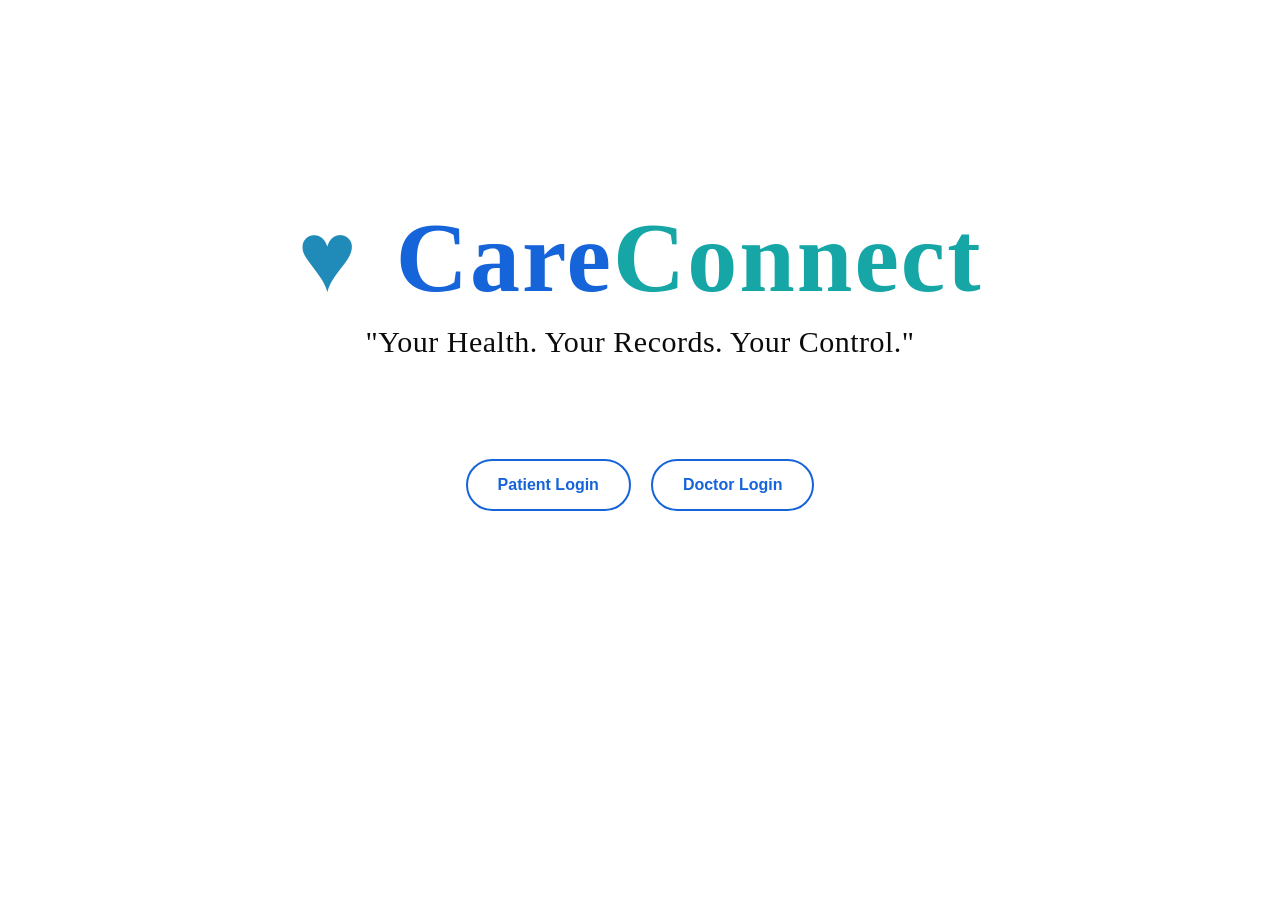
<file: careconnect/index.html>
<!DOCTYPE html>
<html lang="en">
<head>
    <meta charset="UTF-8">
    <meta name="viewport" content="width=device-width, initial-scale=1.0">
    <title>Patient Records</title>
</head>
<body>
    <!DOCTYPE html>
<html>
<head>
    <title>Patient Case Taking Software</title>
<link rel="stylesheet"  href="style.css">
    
</head>

<body>
    <div class="logo-title">
    <span class="heart">♥</span>
    <span>Care<span class="connect">Connect</span></span>
</div>

<p class="tagline" >
    "Your Health. Your Records. Your Control."
</p>
<div class="buttons">  
    <button class="login-btn" onclick="window.location.href='login.html'">
        Patient Login
    </button>  
      
    <button class="doctor-login-btn" onclick="window.location.href='doctorlogin.html'">
        Doctor Login
    </button>  
</div>
  

</body>
</html>
</file>
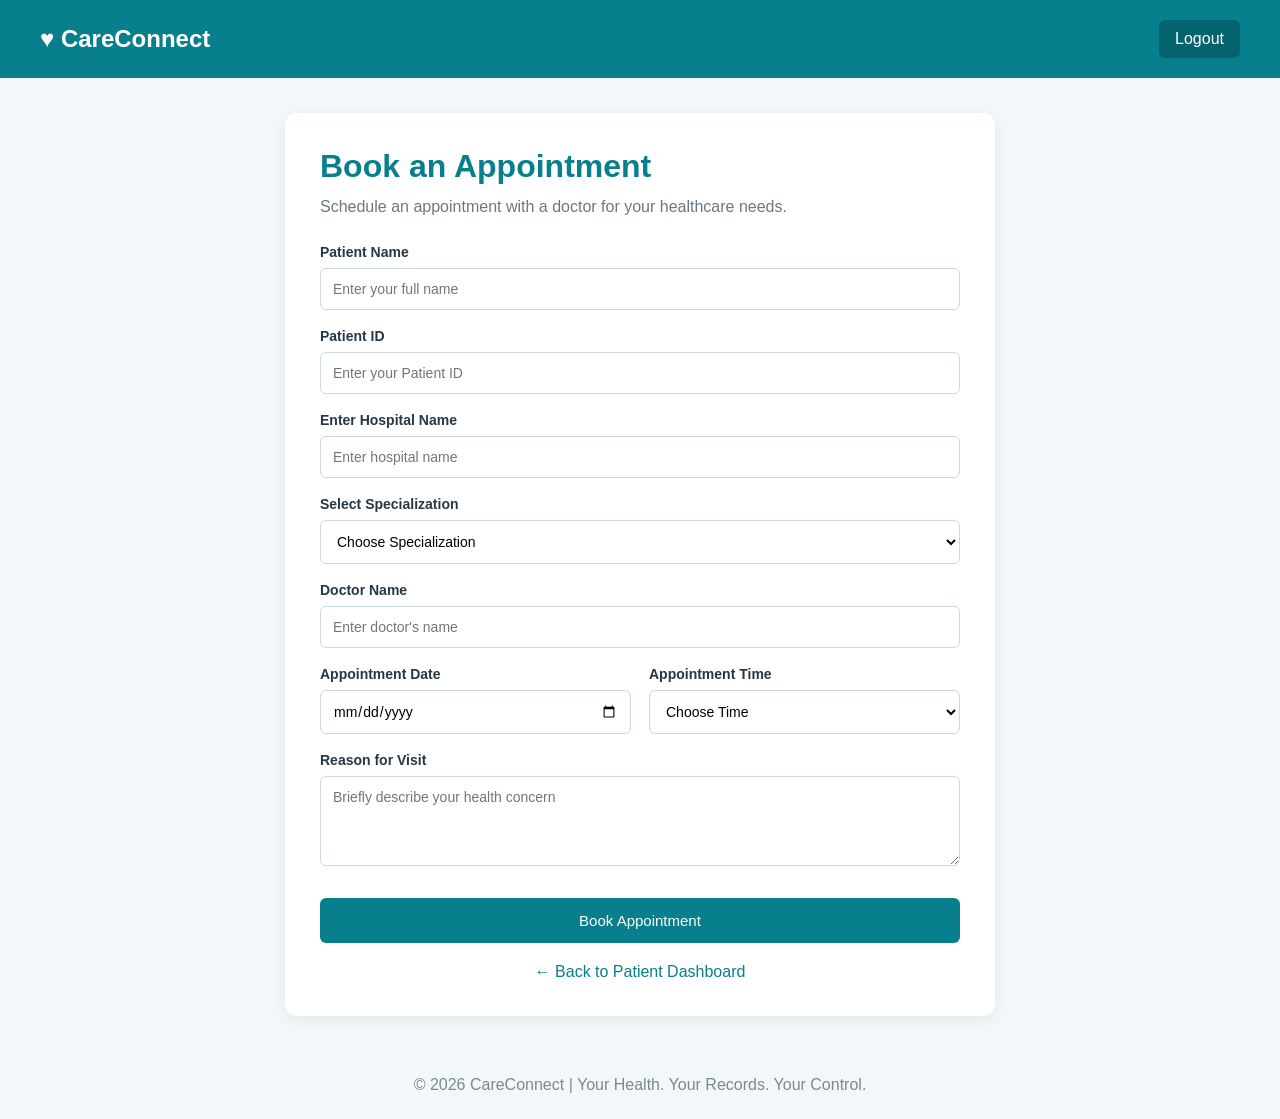
<file: careconnect/appointment.html>
<!DOCTYPE html>
<html lang="en">
<head>
<meta charset="UTF-8">
<meta name="viewport" content="width=device-width, initial-scale=1.0">

<title>CareConnect - Book Appointment</title>

<style>
* {
    margin: 0;
    padding: 0;
    box-sizing: border-box;
    font-family: Arial, sans-serif;
}

body {
    background: #f2f7f9;
    color: #263746;
}

header {
    background: #087f8c;
    color: white;
    padding: 20px 40px;
    display: flex;
    justify-content: space-between;
    align-items: center;
}

header h2 {
    font-size: 24px;
}

header a {
    color: white;
    text-decoration: none;
    background: #05636e;
    padding: 10px 16px;
    border-radius: 6px;
}

.container {
    max-width: 750px;
    margin: 35px auto;
    padding: 0 20px;
}

.form-box {
    background: white;
    padding: 35px;
    border-radius: 12px;
    box-shadow: 0 4px 15px #00000010;
}

.form-box h1 {
    color: #087f8c;
    margin-bottom: 10px;
}

.subtitle {
    color: #687985;
    margin-bottom: 25px;
    line-height: 1.5;
}

.form-group {
    margin-bottom: 18px;
}

label {
    display: block;
    margin-bottom: 8px;
    font-weight: bold;
    font-size: 14px;
}

input, select, textarea {
    width: 100%;
    padding: 12px;
    border: 1px solid #ccdadd;
    border-radius: 6px;
    font-size: 14px;
    outline: none;
    background: white;
}

input:focus, select:focus, textarea:focus {
    border-color: #087f8c;
}

textarea {
    resize: vertical;
    min-height: 90px;
}

.row {
    display: grid;
    grid-template-columns: 1fr 1fr;
    gap: 18px;
}

button {
    width: 100%;
    background: #087f8c;
    color: white;
    border: none;
    padding: 14px;
    border-radius: 6px;
    font-size: 15px;
    cursor: pointer;
    margin-top: 10px;
}

button:hover {
    background: #05636e;
}

.back {
    display: block;
    text-align: center;
    color: #087f8c;
    text-decoration: none;
    margin-top: 20px;
}

footer {
    text-align: center;
    padding: 25px;
    color: #7b8992;
}

@media(max-width: 600px) {
    .row {
        grid-template-columns: 1fr;
        gap: 0;
    }

    header {
        padding: 18px;
    }

    .form-box {
        padding: 22px;
    }
}
</style>
</head>

<body>

<header>
    <h2>♥ CareConnect</h2>
    <a href="index.html">Logout</a>
</header>

<div class="container">

<div class="form-box">

    <h1>Book an Appointment</h1>

    <p class="subtitle">
        Schedule an appointment with a doctor for your healthcare needs.
    </p>

    <form id="appointmentForm">

        <div class="form-group">
            <label>Patient Name</label>
            <input type="text" name="patient_name"
                   placeholder="Enter your full name" required>
        </div>

        <div class="form-group">
            <label>Patient ID</label>
            <input type="text" name="patient_id"
                   placeholder="Enter your Patient ID" required>
        </div>

        <div class="form-group">
            <label>Enter Hospital Name</label>
            <input type="text" name="hospital_name"
                   placeholder="Enter hospital name" required>
        </div>

        <div class="form-group">
            <label>Select Specialization</label>
            <select name="specialization" id="specialization"
                    required onchange="updateDoctors()">
                <option value="">Choose Specialization</option>
                <option value="Cardiology">Cardiology</option>
                <option value="Dermatology">Dermatology</option>
                <option value="General Medicine">General Medicine</option>
                <option value="Orthopedics">Orthopedics</option>
                <option value="Pediatrics">Pediatrics</option>
                <option value="Neurology">Neurology</option>
                <option value="Other">Other</option>
            </select>
        </div>

        <div class="form-group">
            <label> Doctor Name</label>
            <input type="text" name="doctor_name"
                   placeholder="Enter doctor's name" required>
        </div>

        <div class="row">

            <div class="form-group">
                <label>Appointment Date</label>
                <input type="date" name="appointment_date"
                       id="appointmentDate" required>
            </div>

            <div class="form-group">
                <label>Appointment Time</label>
                <select name="appointment_time" required>
                    <option value="">Choose Time</option>
                    <option>09:00 AM</option>
                    <option>10:00 AM</option>
                    <option>11:00 AM</option>
                    <option>12:00 PM</option>
                    <option>02:00 PM</option>
                    <option>03:00 PM</option>
                    <option>04:00 PM</option>
                </select>
            </div>

        </div>

        <div class="form-group">
            <label>Reason for Visit</label>
            <textarea name="reason"
                placeholder="Briefly describe your health concern"
                required></textarea>
        </div>

        <button type="submit">Book Appointment</button>

    </form>

    <a href="patient.html" class="back">
        ← Back to Patient Dashboard
    </a>

</div>
</div>

<footer>
    © 2026 CareConnect | Your Health. Your Records. Your Control.
</footer>

<script>

const doctors = {
    "Cardiology": ["Dr. Arun", "Dr. Karthik"],
    "Dermatology": ["Dr. Priya", "Dr. Meena"],
    "General Medicine": ["Dr. Ravi", "Dr. Kumar"],
    "Orthopedics": ["Dr. Suresh", "Dr. Vignesh"],
    "Pediatrics": ["Dr. Lakshmi", "Dr. Divya"],
    "Neurology": ["Dr. Rajesh", "Dr. Anand"]
};

function updateDoctors() {

    const specialization =
        document.getElementById("specialization").value;

    const doctorSelect =
        document.getElementById("doctor");

    doctorSelect.innerHTML =
        '<option value="">Choose Doctor</option>';

    if (doctors[specialization]) {

        doctors[specialization].forEach(function(doctor) {

            const option = document.createElement("option");

            option.value = doctor;
            option.textContent = doctor;

            doctorSelect.appendChild(option);

        });
    }
}

const dateInput = document.getElementById("appointmentDate");

const today = new Date();
const localDate = new Date(
    today.getTime() - today.getTimezoneOffset() * 60000
).toISOString().split("T")[0];

dateInput.min = localDate;

document.getElementById("appointmentForm")
.addEventListener("submit", function(event) {

    event.preventDefault();

    alert("Appointment Request Submitted Successfully! Backend database connection will be added later.");

    this.reset();

    document.getElementById("doctor").innerHTML =
        '<option value="">Choose Doctor</option>';

    dateInput.min = localDate;
});

</script>

</body>
</html>
</file>
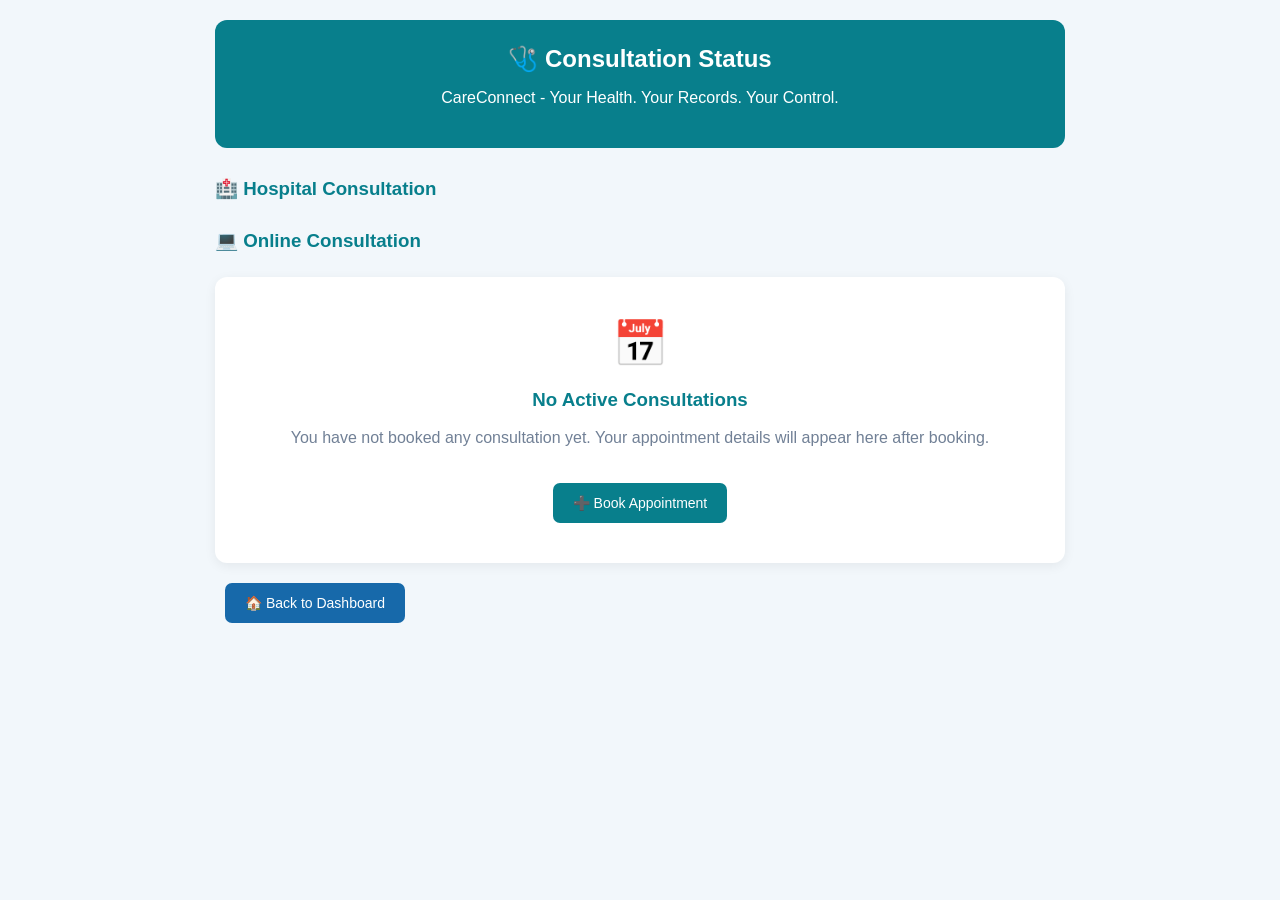
<file: careconnect/confirmation.html>
<!DOCTYPE html>
<html>
<head>
    <title>CareConnect - Consultation Status</title>
<meta charset="UTF-8">
    <style>
        body {
            font-family: Arial, sans-serif;
            background-color: #f2f7fb;
            margin: 0;
            padding: 20px;
            color: #263746;
        }

        .container {
            max-width: 850px;
            margin: auto;
        }

        .header {
            background: #087f8c;
            color: white;
            text-align: center;
            padding: 25px;
            border-radius: 12px;
        }

        .header h2 {
            margin: 0;
        }

        .section-title {
            margin-top: 30px;
            color: #087f8c;
        }

        .appointment-card {
            background: white;
            padding: 25px;
            margin-top: 15px;
            border-radius: 12px;
            box-shadow: 0 3px 12px #00000010;
            border-left: 5px solid #087f8c;
        }

        .status {
            display: inline-block;
            background: #e1f7e8;
            color: #16803c;
            padding: 8px 14px;
            border-radius: 20px;
            font-size: 13px;
            font-weight: bold;
        }

        .details {
            display: grid;
            grid-template-columns: 1fr 1fr;
            gap: 15px;
            margin-top: 20px;
        }

        .detail {
            background: #f5f9fc;
            padding: 13px;
            border-radius: 8px;
        }

        .label {
            color: #718096;
            font-size: 13px;
        }

        .value {
            font-weight: bold;
            margin-top: 6px;
        }

        .empty {
            background: white;
            padding: 40px 20px;
            margin-top: 25px;
            text-align: center;
            border-radius: 12px;
            box-shadow: 0 3px 12px #00000010;
        }

        .empty-icon {
            font-size: 45px;
        }

        .empty h3 {
            color: #087f8c;
        }

        .empty p {
            color: #718096;
        }

        button {
            padding: 12px 20px;
            border: none;
            border-radius: 7px;
            cursor: pointer;
            font-size: 14px;
            margin-top: 20px;
        }

        .book-btn {
            background: #087f8c;
            color: white;
        }

        .dashboard-btn {
            background: #1769aa;
            color: white;
            margin-left: 10px;
        }

        .cancel-btn {
            background: #e74c3c;
            color: white;
        }

        @media(max-width: 600px) {
            .details {
                grid-template-columns: 1fr;
            }

            .dashboard-btn {
                margin-left: 0;
            }
        }
        .emoji {
    font-family: "Segoe UI Emoji", "Apple Color Emoji", sans-serif;
}
    </style>
</head>

<body>

<div class="container">

    <div class="header">
        <h2>🩺 Consultation Status</h2>
        <p>CareConnect - Your Health. Your Records. Your Control.</p>
    </div>

    <h3 class="section-title">🏥 Hospital Consultation</h3>

    <div id="hospitalSection"></div>

    <h3 class="section-title">💻 Online Consultation</h3>

    <div id="onlineSection"></div>

    <div class="empty" id="emptyMessage">

        <div class="empty-icon">📅</div>

        <h3>No Active Consultations</h3>

        <p>
            You have not booked any consultation yet.
            Your appointment details will appear here after booking.
        </p>

        <button class="book-btn"
                onclick="location.href='appointment.html'">
            ➕ Book Appointment
        </button>

    </div>

    <button class="dashboard-btn"
            onclick="location.href='patient.html'">
        🏠 Back to Dashboard
    </button>

</div>

<script>

    // Initially no appointments are available

    let hospitalAppointments = [];
    let onlineAppointments = [];

    function displayAppointments() {

        let hospitalSection =
            document.getElementById("hospitalSection");

        let onlineSection =
            document.getElementById("onlineSection");

        let emptyMessage =
            document.getElementById("emptyMessage");

        hospitalSection.innerHTML = "";
        onlineSection.innerHTML = "";

        if (hospitalAppointments.length === 0 &&
            onlineAppointments.length === 0) {

            emptyMessage.style.display = "block";
            return;
        }

        emptyMessage.style.display = "none";

        hospitalAppointments.forEach(function(appointment) {

            hospitalSection.innerHTML += `
                <div class="appointment-card">

                    <h3>🏥 Hospital Appointment</h3>

                    <span class="status">
                        ✅ ${appointment.status}
                    </span>

                    <div class="details">

                        <div class="detail">
                            <div class="label">Appointment ID</div>
                            <div class="value">${appointment.id}</div>
                        </div>

                        <div class="detail">
                            <div class="label">Doctor Name</div>
                            <div class="value">${appointment.doctor}</div>
                        </div>

                        <div class="detail">
                            <div class="label">Hospital</div>
                            <div class="value">${appointment.hospital}</div>
                        </div>

                        <div class="detail">
                            <div class="label">Specialization</div>
                            <div class="value">${appointment.specialization}</div>
                        </div>

                        <div class="detail">
                            <div class="label">Date</div>
                            <div class="value">${appointment.date}</div>
                        </div>

                        <div class="detail">
                            <div class="label">Time</div>
                            <div class="value">${appointment.time}</div>
                        </div>

                    </div>

                </div>
            `;
        });

        onlineAppointments.forEach(function(appointment) {

            onlineSection.innerHTML += `
                <div class="appointment-card">

                    <h3>💻 Online Consultation</h3>

                    <span class="status">
                        ✅ ${appointment.status}
                    </span>

                    <div class="details">

                        <div class="detail">
                            <div class="label">Appointment ID</div>
                            <div class="value">${appointment.id}</div>
                        </div>

                        <div class="detail">
                            <div class="label">Doctor Name</div>
                            <div class="value">${appointment.doctor}</div>
                        </div>

                        <div class="detail">
                            <div class="label">Specialization</div>
                            <div class="value">${appointment.specialization}</div>
                        </div>

                        <div class="detail">
                            <div class="label">Consultation Mode</div>
                            <div class="value">${appointment.mode}</div>
                        </div>

                        <div class="detail">
                            <div class="label">Date</div>
                            <div class="value">${appointment.date}</div>
                        </div>

                        <div class="detail">
                            <div class="label">Time</div>
                            <div class="value">${appointment.time}</div>
                        </div>

                    </div>

                </div>
            `;
        });

    }

    displayAppointments();

</script>

</body>
</html>
</file>
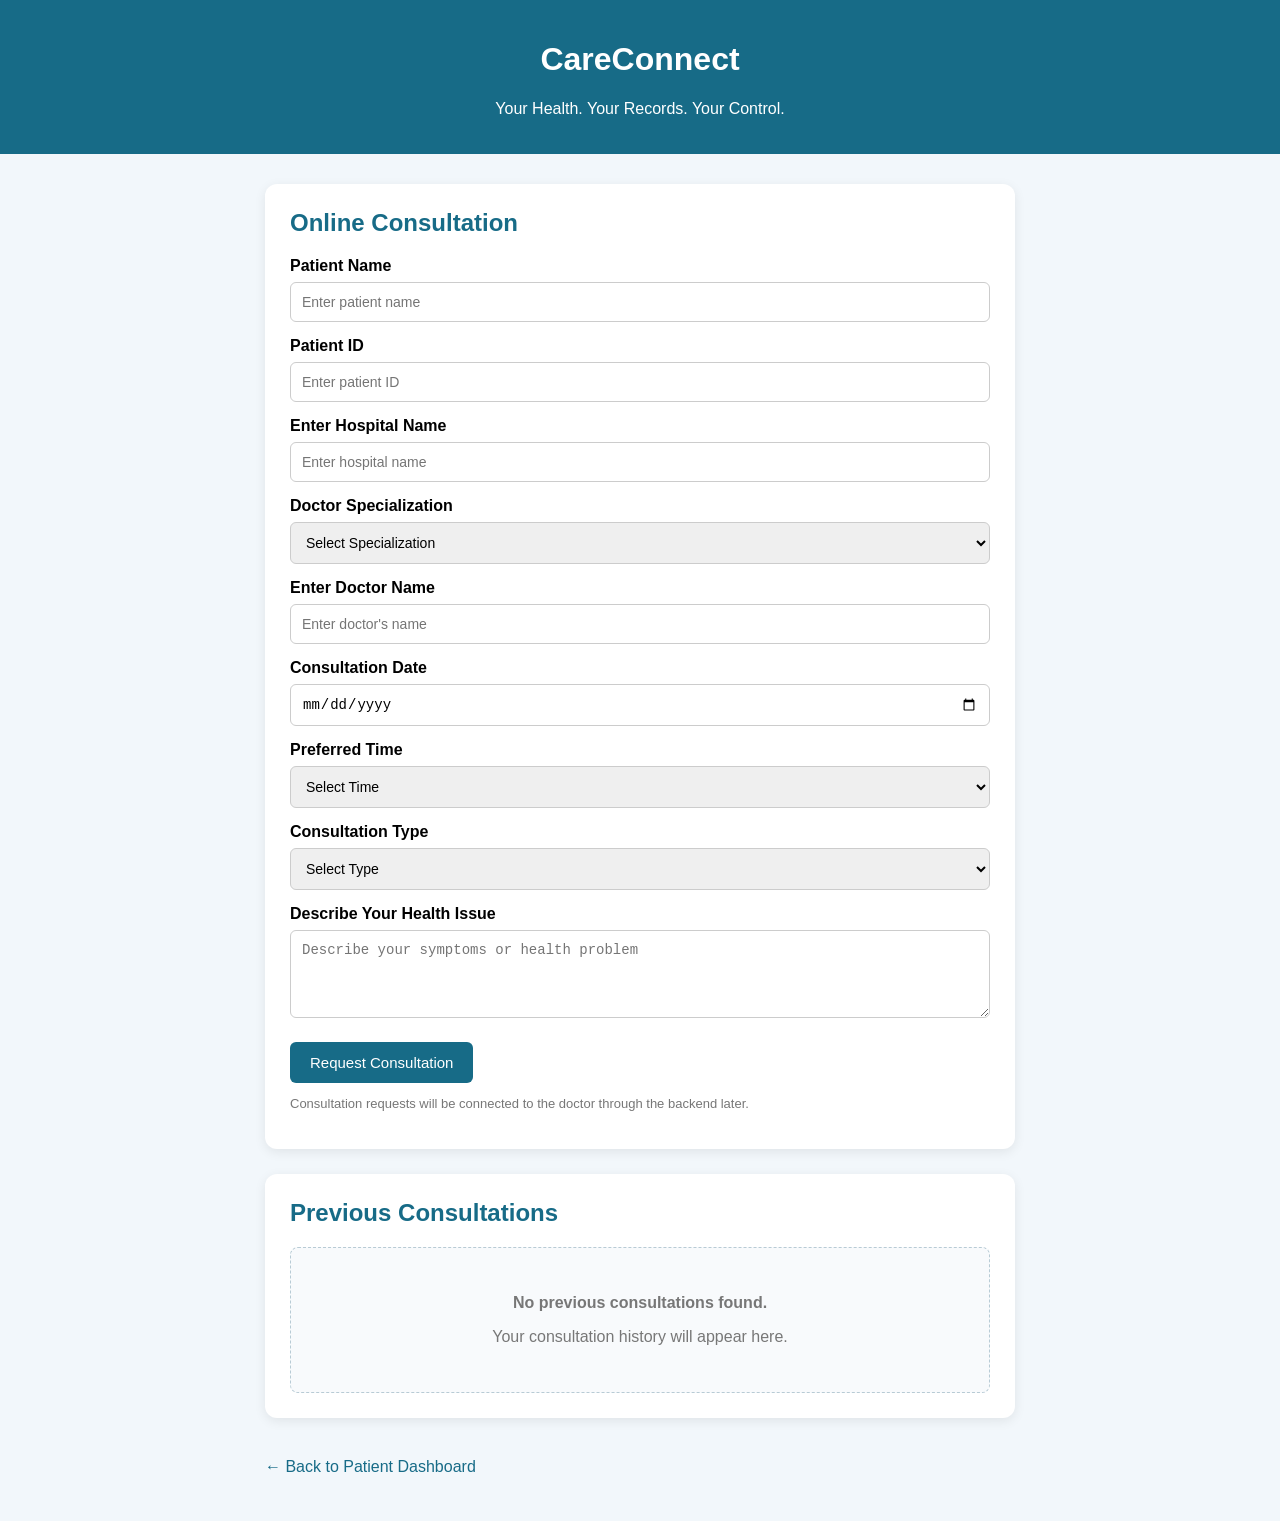
<file: careconnect/consultation.html>
<!DOCTYPE html>
<html>
<head>
    <title>CareConnect - Online Consultation</title>
<meta charset="UTF-8">
    <style>
        body {
            font-family: Arial, sans-serif;
            background-color: #f2f7fb;
            margin: 0;
        }

        header {
            background-color: #176b87;
            color: white;
            text-align: center;
            padding: 20px;
        }

        .container {
            width: 80%;
            max-width: 750px;
            margin: 30px auto;
        }

        .card {
            background-color: white;
            padding: 25px;
            margin-bottom: 25px;
            border-radius: 12px;
            box-shadow: 0 3px 12px rgba(0,0,0,0.08);
        }

        h2 {
            color: #176b87;
            margin-top: 0;
        }

        label {
            display: block;
            margin-top: 15px;
            margin-bottom: 7px;
            font-weight: bold;
        }

        input, select, textarea {
            width: 100%;
            padding: 11px;
            border: 1px solid #ccc;
            border-radius: 6px;
            box-sizing: border-box;
            font-size: 14px;
        }

        textarea {
            resize: vertical;
        }

        button {
            background-color: #176b87;
            color: white;
            border: none;
            padding: 12px 20px;
            border-radius: 6px;
            cursor: pointer;
            margin-top: 20px;
            font-size: 15px;
        }

        button:hover {
            background-color: #10536b;
        }

        .empty {
            text-align: center;
            padding: 30px;
            color: #777;
            background-color: #f8fafc;
            border: 1px dashed #b8cbd5;
            border-radius: 8px;
        }

        .back {
            display: inline-block;
            margin: 15px 0;
            color: #176b87;
            text-decoration: none;
        }

        .back:hover {
            text-decoration: underline;
        }

        .note {
            color: #777;
            font-size: 13px;
        }
        .emoji {
    font-family: "Segoe UI Emoji", "Apple Color Emoji", sans-serif;
}
    </style>
</head>

<body>

<header>
    <h1>CareConnect</h1>
    <p>Your Health. Your Records. Your Control.</p>
</header>

<div class="container">

    <div class="card">
        <h2>Online Consultation</h2>

        <form id="consultationForm">

            <label for="patientName">Patient Name</label>
            <input type="text" id="patientName"
                   placeholder="Enter patient name" required>

            <label for="patientId">Patient ID</label>
            <input type="text" id="patientId"
                   placeholder="Enter patient ID" required>

            <label for="hospital">Enter  Hospital Name</label>
           <input type="text" id="hospital_name"
                   placeholder="Enter hospital name" required>
            <label for="specialization">Doctor Specialization</label>
            <select id="specialization" required>
                <option value="">Select Specialization</option>
                <option>General Physician</option>
                <option>Cardiologist</option>
                <option>Dermatologist</option>
                <option>Neurologist</option>
                <option>Pediatrician</option>
                <option>Orthopedic</option>
                <option>Gynecologist</option>
                <option>Other</option>
            </select>

            <label for="doctor">Enter Doctor Name</label>
            <input type="text" id="doctor"
                   placeholder="Enter doctor's name">

            <label for="date">Consultation Date</label>
            <input type="date" id="date" required>

            <label for="time">Preferred Time</label>
            <select id="time" required>
                <option value="">Select Time</option>
                <option>09:00 AM</option>
                <option>10:00 AM</option>
                <option>11:00 AM</option>
                <option>02:00 PM</option>
                <option>03:00 PM</option>
                <option>04:00 PM</option>
            </select>

            <label for="type">Consultation Type</label>
            <select id="type" required>
                <option value="">Select Type</option>
                <option>Video Consultation</option>
                <option>Audio Consultation</option>
            </select>

            <label for="problem">Describe Your Health Issue</label>
            <textarea id="problem" rows="4"
                      placeholder="Describe your symptoms or health problem"
                      required></textarea>

            <button type="submit">Request Consultation</button>

        </form>

        <p class="note">
            Consultation requests will be connected to the doctor through the backend later.
        </p>
    </div>

    <div class="card">
        <h2>Previous Consultations</h2>

        <div class="empty">
            <p><strong>No previous consultations found.</strong></p>
            <p>Your consultation history will appear here.</p>
        </div>
    </div>

    <a class="back" href="patient.html">
        ← Back to Patient Dashboard
    </a>

</div>

<script>
    const today = new Date().toISOString().split("T")[0];
    document.getElementById("date").min = today;

    document.getElementById("consultationForm")
    .addEventListener("submit", function(event) {

        event.preventDefault();

        alert("Consultation request submitted successfully! Doctor connection will be enabled later.");

        this.reset();
    });
</script>

</body>
</html>
</file>
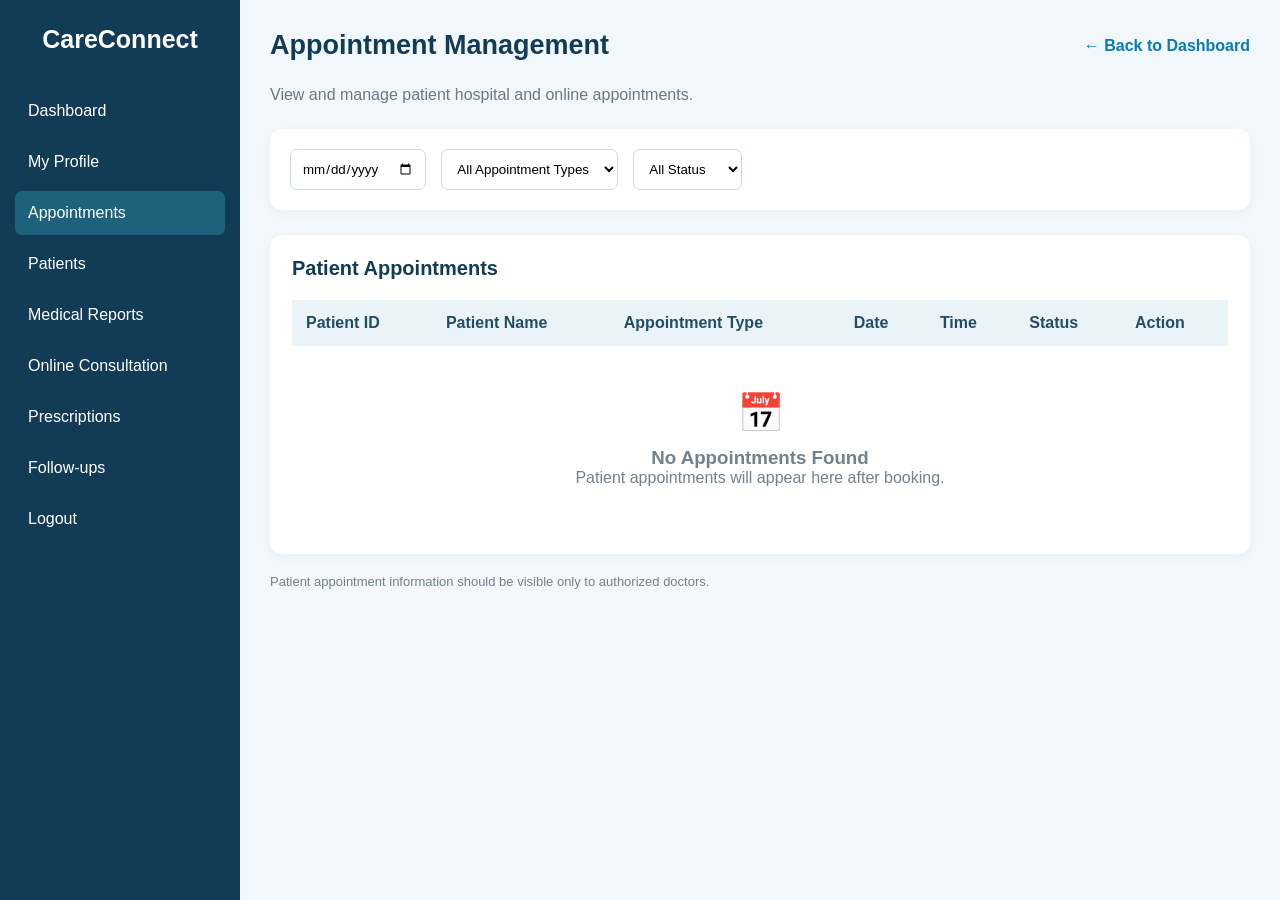
<file: careconnect/doctor_appointments.html>
<!DOCTYPE html>
<html lang="en">
<head>
<meta charset="UTF-8">
<meta name="viewport" content="width=device-width, initial-scale=1.0">
<title>CareConnect - Appointment Management</title>

<style>
* {
    margin: 0;
    padding: 0;
    box-sizing: border-box;
    font-family: Arial, sans-serif;
}

body {
    background: #f2f7fb;
    color: #263746;
}

.sidebar {
    width: 240px;
    height: 100vh;
    background: #123c55;
    color: white;
    position: fixed;
    padding: 25px 15px;
}

.logo {
    font-size: 25px;
    font-weight: bold;
    text-align: center;
    margin-bottom: 35px;
}

.sidebar a {
    display: block;
    color: white;
    text-decoration: none;
    padding: 13px;
    margin: 7px 0;
    border-radius: 7px;
}

.sidebar a:hover,
.sidebar a.active {
    background: #1e617d;
}

.main {
    margin-left: 240px;
    padding: 30px;
}

.header {
    display: flex;
    justify-content: space-between;
    align-items: center;
    margin-bottom: 25px;
}

.header h1 {
    color: #123c55;
    font-size: 27px;
}

.back {
    text-decoration: none;
    color: #087bb5;
    font-weight: bold;
}

.description {
    color: #687987;
    margin-bottom: 25px;
}

.filters {
    background: white;
    padding: 20px;
    border-radius: 12px;
    display: flex;
    gap: 15px;
    flex-wrap: wrap;
    margin-bottom: 25px;
    box-shadow: 0 3px 12px #0000000a;
}

select,
input {
    padding: 11px;
    border: 1px solid #ccd9e2;
    border-radius: 7px;
    background: white;
    outline: none;
}

select:focus,
input:focus {
    border-color: #1684b5;
}

.table-box {
    background: white;
    padding: 22px;
    border-radius: 12px;
    box-shadow: 0 3px 12px #0000000a;
    overflow-x: auto;
}

.table-box h2 {
    color: #123c55;
    margin-bottom: 20px;
    font-size: 20px;
}

table {
    width: 100%;
    border-collapse: collapse;
    min-width: 700px;
}

th {
    background: #eaf3f8;
    color: #244d64;
    text-align: left;
    padding: 14px;
}

td {
    padding: 14px;
    border-bottom: 1px solid #e7edf1;
}

.empty {
    text-align: center;
    padding: 45px 10px;
    color: #71818d;
}

.empty-icon {
    font-size: 38px;
    margin-bottom: 12px;
}

.status {
    padding: 7px 10px;
    border-radius: 15px;
    font-size: 12px;
    font-weight: bold;
}

.confirmed {
    background: #e2f5e9;
    color: #237744;
}

.completed {
    background: #e5efff;
    color: #285baf;
}

.cancelled {
    background: #ffe8e8;
    color: #b33b3b;
}

.action {
    padding: 8px 10px;
    border: none;
    border-radius: 6px;
    background: #087eae;
    color: white;
    cursor: pointer;
}

.action:hover {
    background: #05658e;
}

.note {
    margin-top: 20px;
    font-size: 13px;
    color: #71818d;
}

@media (max-width: 700px) {
    .sidebar {
        width: 100%;
        height: auto;
        position: relative;
    }

    .main {
        margin-left: 0;
        padding: 18px;
    }

    .header {
        align-items: flex-start;
        gap: 12px;
        flex-direction: column;
    }
}
</style>
</head>

<body>

<div class="sidebar">
    <div class="logo">CareConnect</div>

    <a href="doctor_profile.html">Dashboard</a>
    <a href="doctor_profile.html">My Profile</a>
    <a href="doctor_appointments.html" class="active">Appointments</a>
    <a href="doctor_patients.html">Patients</a>
    <a href="doctor_reports.html">Medical Reports</a>
    <a href="doctor_consultation.html">Online Consultation</a>
    <a href="doctor_prescription.html">Prescriptions</a>
    <a href="doctor_followup.html">Follow-ups</a>
    <a href="index.html">Logout</a>
</div>

<div class="main">

    <div class="header">
        <h1>Appointment Management</h1>
        <a href="doctor_profile.html" class="back">← Back to Dashboard</a>
    </div>

    <p class="description">
        View and manage patient hospital and online appointments.
    </p>

    <div class="filters">

        <input type="date" id="dateFilter">

        <select id="typeFilter">
            <option value="All">All Appointment Types</option>
            <option value="Hospital">Hospital</option>
            <option value="Online">Online</option>
        </select>

        <select id="statusFilter">
            <option value="All">All Status</option>
            <option value="Confirmed">Confirmed</option>
            <option value="Completed">Completed</option>
            <option value="Cancelled">Cancelled</option>
        </select>

    </div>

    <div class="table-box">

        <h2>Patient Appointments</h2>

        <table>
            <thead>
                <tr>
                    <th>Patient ID</th>
                    <th>Patient Name</th>
                    <th>Appointment Type</th>
                    <th>Date</th>
                    <th>Time</th>
                    <th>Status</th>
                    <th>Action</th>
                </tr>
            </thead>

            <tbody id="appointmentTable"></tbody>
        </table>

        <div class="empty" id="emptyMessage">
            <div class="empty-icon">📅</div>
            <h3>No Appointments Found</h3>
            <p>Patient appointments will appear here after booking.</p>
        </div>

    </div>

    <p class="note">
        Patient appointment information should be visible only to authorized doctors.
    </p>

</div>

<script>
const appointments = [];

function displayAppointments() {

    const table = document.getElementById("appointmentTable");
    const emptyMessage = document.getElementById("emptyMessage");

    const selectedDate = document.getElementById("dateFilter").value;
    const selectedType = document.getElementById("typeFilter").value;
    const selectedStatus = document.getElementById("statusFilter").value;

    table.innerHTML = "";

    const filtered = appointments.filter(appointment => {

        const dateMatch =
            selectedDate === "" || appointment.date === selectedDate;

        const typeMatch =
            selectedType === "All" || appointment.type === selectedType;

        const statusMatch =
            selectedStatus === "All" || appointment.status === selectedStatus;

        return dateMatch && typeMatch && statusMatch;
    });

    if (filtered.length === 0) {
        emptyMessage.style.display = "block";
        return;
    }

    emptyMessage.style.display = "none";

    filtered.forEach(appointment => {

        const row = document.createElement("tr");

        row.innerHTML = `
            <td>${appointment.patientId}</td>
            <td>${appointment.patientName}</td>
            <td>${appointment.type}</td>
            <td>${appointment.date}</td>
            <td>${appointment.time}</td>
            <td>
                <span class="status ${appointment.status.toLowerCase()}">
                    ${appointment.status}
                </span>
            </td>
            <td>
                <button class="action"
                    onclick="updateStatus('${appointment.id}')">
                    Update Status
                </button>
            </td>
        `;

        table.appendChild(row);
    });
}

function updateStatus(id) {

    const appointment = appointments.find(item => item.id === id);

    if (!appointment) return;

    const newStatus = prompt(
        "Enter status: Confirmed, Completed, or Cancelled",
        appointment.status
    );

    if (["Confirmed", "Completed", "Cancelled"].includes(newStatus)) {
        appointment.status = newStatus;
        displayAppointments();
    } else if (newStatus !== null) {
        alert("Please enter a valid status.");
    }
}

document.getElementById("dateFilter")
    .addEventListener("change", displayAppointments);

document.getElementById("typeFilter")
    .addEventListener("change", displayAppointments);

document.getElementById("statusFilter")
    .addEventListener("change", displayAppointments);

displayAppointments();
</script>

</body>
</html>
</file>
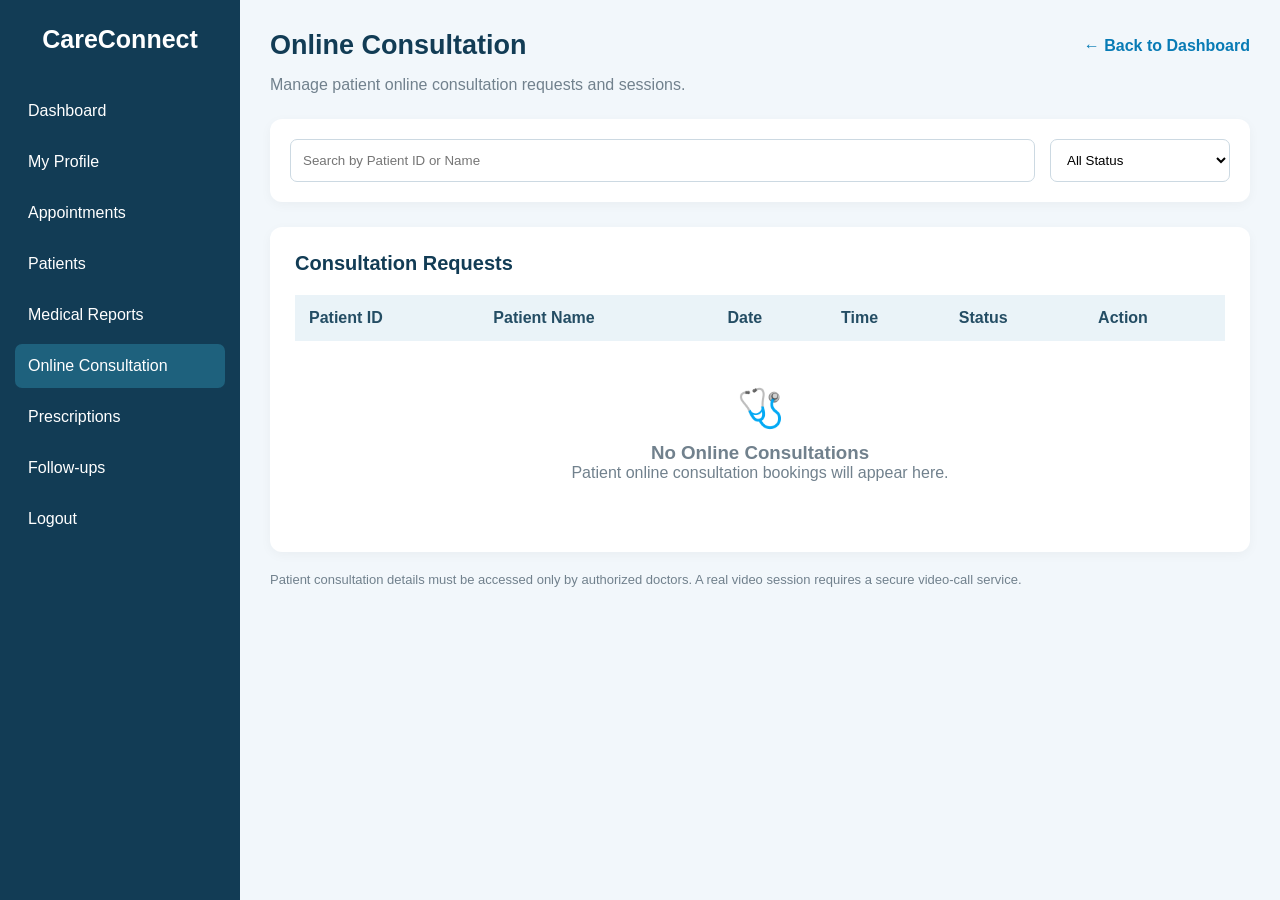
<file: careconnect/doctor_consultation.html>
<!DOCTYPE html>
<html lang="en">
<head>
<meta charset="UTF-8">
<meta name="viewport" content="width=device-width, initial-scale=1.0">

<title>CareConnect - Online Consultation</title>

<style>
* {
    margin: 0;
    padding: 0;
    box-sizing: border-box;
    font-family: Arial, sans-serif;
}

body {
    background: #f2f7fb;
    color: #263746;
}

.sidebar {
    width: 240px;
    height: 100vh;
    background: #123c55;
    color: white;
    position: fixed;
    padding: 25px 15px;
}

.logo {
    font-size: 25px;
    font-weight: bold;
    text-align: center;
    margin-bottom: 35px;
}

.sidebar a {
    display: block;
    color: white;
    text-decoration: none;
    padding: 13px;
    margin: 7px 0;
    border-radius: 7px;
}

.sidebar a:hover,
.sidebar a.active {
    background: #1e617d;
}

.main {
    margin-left: 240px;
    padding: 30px;
}

.header {
    display: flex;
    justify-content: space-between;
    align-items: center;
    margin-bottom: 15px;
}

.header h1 {
    color: #123c55;
    font-size: 27px;
}

.back {
    color: #087bb5;
    text-decoration: none;
    font-weight: bold;
}

.description {
    color: #71818d;
    margin-bottom: 25px;
}

.filters {
    display: flex;
    gap: 15px;
    flex-wrap: wrap;
    background: white;
    padding: 20px;
    border-radius: 12px;
    margin-bottom: 25px;
    box-shadow: 0 3px 12px #0000000a;
}

.filters input,
.filters select {
    padding: 12px;
    border: 1px solid #ccd9e2;
    border-radius: 7px;
    background: white;
    outline: none;
}

.filters input {
    flex: 1;
    min-width: 200px;
}

.filters select {
    min-width: 180px;
}

.consultation-card {
    background: white;
    padding: 25px;
    border-radius: 12px;
    box-shadow: 0 3px 12px #0000000a;
}

.consultation-card h2 {
    color: #123c55;
    margin-bottom: 20px;
    font-size: 20px;
}

.table-wrapper {
    overflow-x: auto;
}

table {
    width: 100%;
    border-collapse: collapse;
    min-width: 750px;
}

th {
    background: #eaf3f8;
    color: #244d64;
    text-align: left;
    padding: 14px;
}

td {
    padding: 14px;
    border-bottom: 1px solid #e7edf1;
}

.status {
    padding: 7px 10px;
    border-radius: 15px;
    font-size: 12px;
    font-weight: bold;
}

.pending {
    background: #fff3d8;
    color: #946500;
}

.scheduled {
    background: #e5efff;
    color: #285baf;
}

.completed {
    background: #e2f5e9;
    color: #237744;
}

.cancelled {
    background: #ffe8e8;
    color: #b33b3b;
}

.action-btn {
    padding: 9px 12px;
    background: #087eae;
    color: white;
    border: none;
    border-radius: 6px;
    cursor: pointer;
}

.action-btn:hover {
    background: #05658e;
}

.empty {
    text-align: center;
    padding: 45px 10px;
    color: #71818d;
}

.empty-icon {
    font-size: 38px;
    margin-bottom: 12px;
}

.details {
    display: none;
    background: #f7fafc;
    border: 1px solid #dce8ef;
    padding: 25px;
    margin-top: 25px;
    border-radius: 10px;
}

.details h3 {
    color: #123c55;
    margin-bottom: 20px;
}

.details-grid {
    display: grid;
    grid-template-columns: 1fr 1fr;
    gap: 18px;
}

.detail-item label {
    display: block;
    font-size: 13px;
    color: #71818d;
    margin-bottom: 6px;
}

.detail-item p {
    font-weight: bold;
    overflow-wrap: anywhere;
}

.details-buttons {
    display: flex;
    gap: 12px;
    margin-top: 22px;
    flex-wrap: wrap;
}

.close-btn {
    padding: 10px 18px;
    background: #e8edf1;
    color: #344b5a;
    border: none;
    border-radius: 6px;
    cursor: pointer;
}

.note {
    margin-top: 20px;
    color: #71818d;
    font-size: 13px;
}

@media(max-width: 700px) {
    .sidebar {
        width: 100%;
        height: auto;
        position: relative;
    }

    .main {
        margin-left: 0;
        padding: 18px;
    }

    .header {
        flex-direction: column;
        align-items: flex-start;
        gap: 12px;
    }

    .details-grid {
        grid-template-columns: 1fr;
    }
}
</style>
</head>

<body>

<div class="sidebar">

    <div class="logo">CareConnect</div>

    <a href="doctor_profile.html">Dashboard</a>
    <a href="docprofile.html">My Profile</a>
    <a href="doctor_appointments.html">Appointments</a>
    <a href="doctor_patients.html">Patients</a>
    <a href="doctor_reports.html">Medical Reports</a>
    <a href="doctor_online_consultation.php" class="active">Online Consultation</a>
    <a href="doctor_prescription.html">Prescriptions</a>
    <a href="doctor_followup.html">Follow-ups</a>
    <a href="index.html">Logout</a>

</div>

<div class="main">

    <div class="header">
        <h1>Online Consultation</h1>

        <a href="doctor_profile.html" class="back">
            ← Back to Dashboard
        </a>
    </div>

    <p class="description">
        Manage patient online consultation requests and sessions.
    </p>

    <div class="filters">

        <input
            type="text"
            id="searchInput"
            placeholder="Search by Patient ID or Name"
            oninput="displayConsultations()"
        >

        <select id="statusFilter" onchange="displayConsultations()">
            <option value="All">All Status</option>
            <option value="Pending">Pending</option>
            <option value="Scheduled">Scheduled</option>
            <option value="Completed">Completed</option>
            <option value="Cancelled">Cancelled</option>
        </select>

    </div>

    <div class="consultation-card">

        <h2>Consultation Requests</h2>

        <div class="table-wrapper">

            <table>

                <thead>
                    <tr>
                        <th>Patient ID</th>
                        <th>Patient Name</th>
                        <th>Date</th>
                        <th>Time</th>
                        <th>Status</th>
                        <th>Action</th>
                    </tr>
                </thead>

                <tbody id="consultationTable"></tbody>

            </table>

        </div>

        <div class="empty" id="emptyMessage">
            <div class="empty-icon">🩺</div>
            <h3>No Online Consultations</h3>
            <p>Patient online consultation bookings will appear here.</p>
        </div>

        <div class="details" id="consultationDetails">

            <h3>Consultation Details</h3>

            <div class="details-grid">

                <div class="detail-item">
                    <label>Patient ID</label>
                    <p id="dId"></p>
                </div>

                <div class="detail-item">
                    <label>Patient Name</label>
                    <p id="dName"></p>
                </div>

                <div class="detail-item">
                    <label>Appointment Date</label>
                    <p id="dDate"></p>
                </div>

                <div class="detail-item">
                    <label>Appointment Time</label>
                    <p id="dTime"></p>
                </div>

                <div class="detail-item">
                    <label>Consultation Type</label>
                    <p>Online Video Consultation</p>
                </div>

                <div class="detail-item">
                    <label>Current Status</label>
                    <p id="dStatus"></p>
                </div>

            </div>

            <div class="details-buttons">

                <button class="action-btn" onclick="startConsultation()">
                    Start Consultation
                </button>

                <button class="close-btn" onclick="closeDetails()">
                    Close
                </button>

            </div>

        </div>

    </div>

    <p class="note">
        Patient consultation details must be accessed only by authorized
        doctors. A real video session requires a secure video-call service.
    </p>

</div>

<script>

// No sample consultation records.
// Actual patient bookings will be connected through PHP and MySQL.
const consultations = [];

let selectedConsultation = null;

function displayConsultations() {

    const table = document.getElementById("consultationTable");
    const emptyMessage = document.getElementById("emptyMessage");

    const search = document.getElementById("searchInput")
        .value.toLowerCase().trim();

    const selectedStatus = document.getElementById("statusFilter").value;

    table.innerHTML = "";

    document.getElementById("consultationDetails").style.display = "none";

    const filtered = consultations.filter(item => {

        const searchMatch =
            item.patientId.toLowerCase().includes(search) ||
            item.patientName.toLowerCase().includes(search);

        const statusMatch =
            selectedStatus === "All" || item.status === selectedStatus;

        return searchMatch && statusMatch;
    });

    if (filtered.length === 0) {
        emptyMessage.style.display = "block";
        return;
    }

    emptyMessage.style.display = "none";

    filtered.forEach(item => {

        const row = document.createElement("tr");

        [
            item.patientId,
            item.patientName,
            item.date,
            item.time
        ].forEach(value => {
            const cell = document.createElement("td");
            cell.textContent = value;
            row.appendChild(cell);
        });

        const statusCell = document.createElement("td");
        const badge = document.createElement("span");

        badge.className = "status " + item.status.toLowerCase();
        badge.textContent = item.status;

        statusCell.appendChild(badge);
        row.appendChild(statusCell);

        const actionCell = document.createElement("td");
        const button = document.createElement("button");

        button.textContent = "View Details";
        button.className = "action-btn";

        button.addEventListener("click", () => {
            viewDetails(item.id);
        });

        actionCell.appendChild(button);
        row.appendChild(actionCell);

        table.appendChild(row);
    });
}

function viewDetails(id) {

    selectedConsultation = consultations.find(item => item.id === id);

    if (!selectedConsultation) return;

    document.getElementById("dId").textContent =
        selectedConsultation.patientId;

    document.getElementById("dName").textContent =
        selectedConsultation.patientName;

    document.getElementById("dDate").textContent =
        selectedConsultation.date;

    document.getElementById("dTime").textContent =
        selectedConsultation.time;

    document.getElementById("dStatus").textContent =
        selectedConsultation.status;

    document.getElementById("consultationDetails").style.display = "block";
}

function startConsultation() {

    if (!selectedConsultation) return;

    if (selectedConsultation.status !== "Scheduled") {
        alert("Only scheduled consultations can be started.");
        return;
    }

    alert(
        "Consultation selected for " +
        selectedConsultation.patientName +
        ". A secure video-call connection is required to begin the actual consultation."
    );
}

function closeDetails() {
    document.getElementById("consultationDetails").style.display = "none";
}

displayConsultations();

</script>

</body>
</html>
</file>
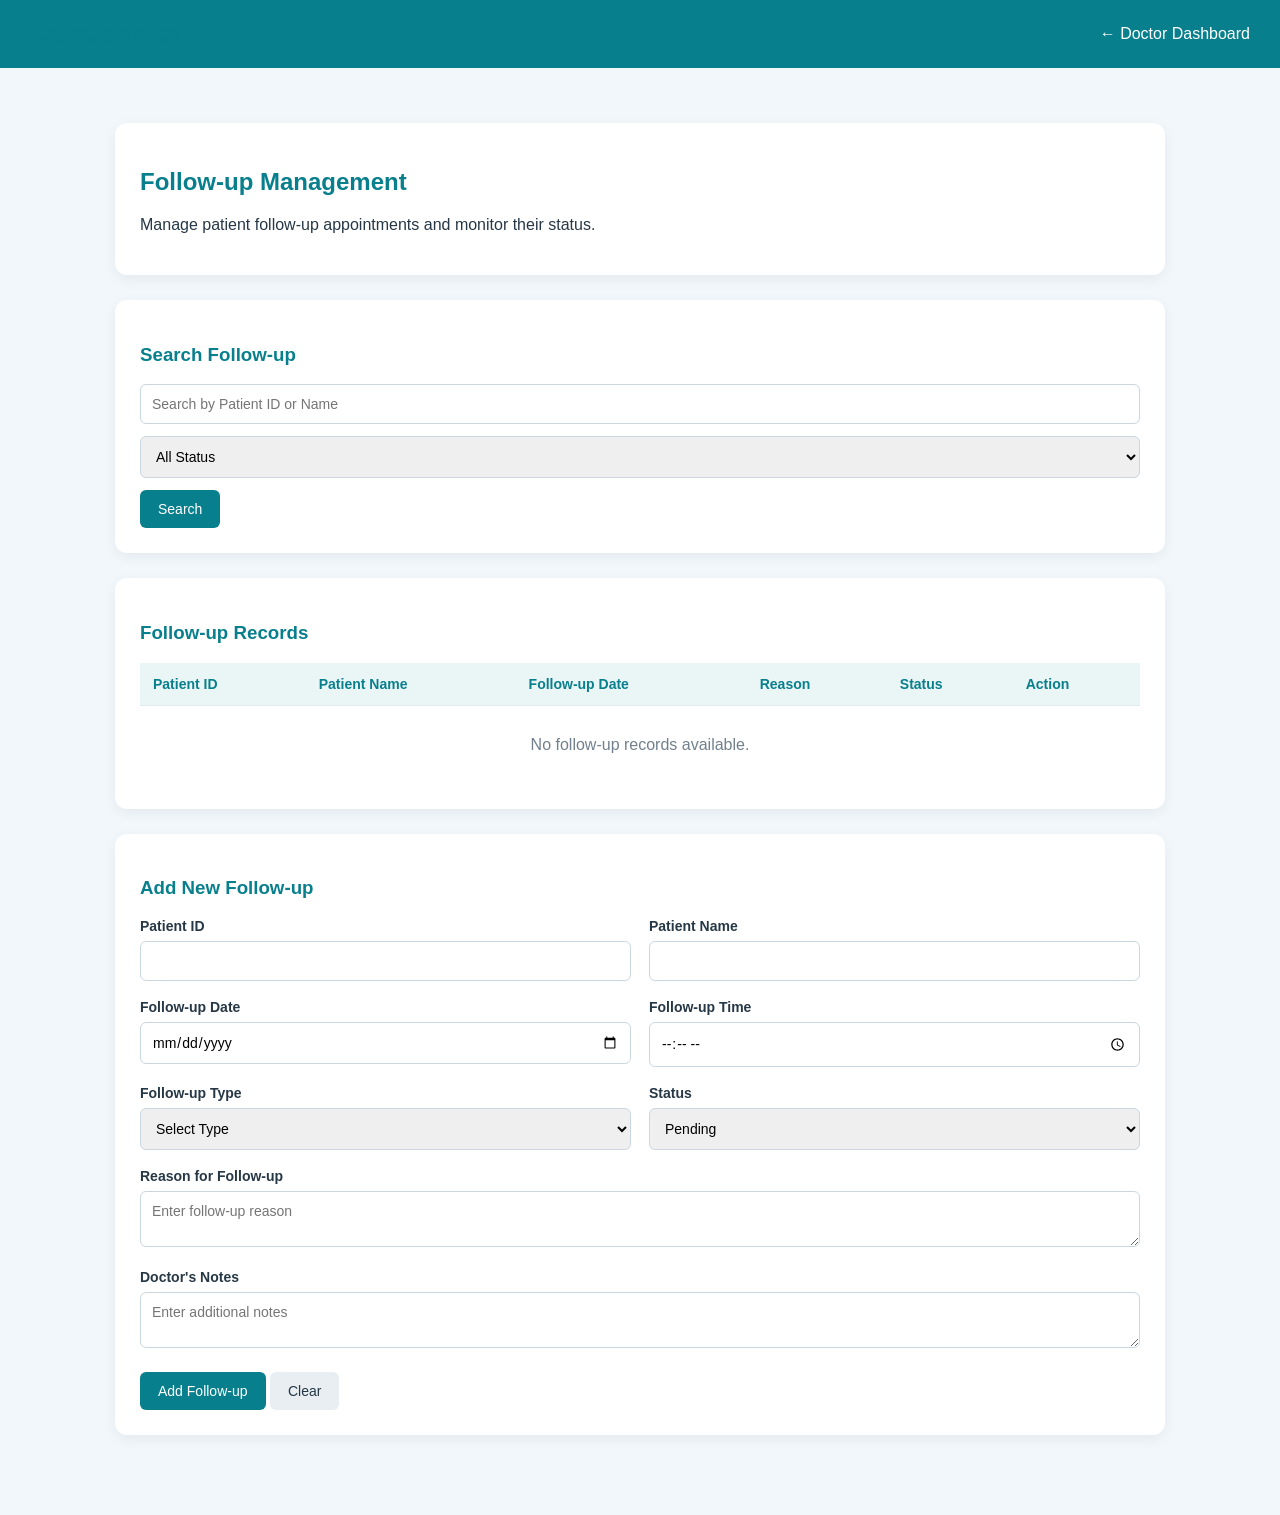
<file: careconnect/doctor_followup.html>
<!DOCTYPE html>
<html lang="en">
<head>
<meta charset="UTF-8">
<meta name="viewport" content="width=device-width, initial-scale=1.0">

<title>CareConnect - Follow-up Management</title>

<style>
* {
    box-sizing: border-box;
}

body {
    margin: 0;
    font-family: Arial, sans-serif;
    background: #f2f7fb;
    color: #263746;
}

header {
    background: #087f8c;
    color: white;
    padding: 20px 30px;
    display: flex;
    justify-content: space-between;
    align-items: center;
}

header h2 {
    margin: 0;
}

header a {
    color: white;
    text-decoration: none;
}

.container {
    max-width: 1100px;
    margin: 30px auto;
    padding: 25px;
}

.card {
    background: white;
    padding: 25px;
    border-radius: 12px;
    box-shadow: 0 4px 14px rgba(0,0,0,0.06);
    margin-bottom: 25px;
}

h2, h3 {
    color: #087f8c;
}

.search-row {
    display: flex;
    gap: 12px;
    flex-wrap: wrap;
}

input, select, textarea {
    padding: 11px;
    border: 1px solid #cbd7df;
    border-radius: 6px;
    width: 100%;
    font-size: 14px;
    font-family: Arial, sans-serif;
}

.search-row input {
    flex: 1;
    min-width: 200px;
}

button {
    padding: 11px 18px;
    border: none;
    border-radius: 6px;
    cursor: pointer;
    font-size: 14px;
}

.search-btn, .save-btn {
    background: #087f8c;
    color: white;
}

.clear-btn {
    background: #e8eef2;
    color: #263746;
}

.form-grid {
    display: grid;
    grid-template-columns: repeat(2, 1fr);
    gap: 18px;
}

label {
    display: block;
    margin-bottom: 7px;
    font-weight: bold;
    font-size: 14px;
}

.full {
    grid-column: 1 / -1;
}

table {
    width: 100%;
    border-collapse: collapse;
    margin-top: 15px;
}

th, td {
    padding: 13px;
    border-bottom: 1px solid #e4ebef;
    text-align: left;
    font-size: 14px;
}

th {
    background: #eaf5f6;
    color: #087f8c;
}

.status {
    padding: 6px 10px;
    border-radius: 20px;
    font-size: 12px;
    background: #edf1f4;
}

.status.pending {
    background: #fff3d6;
    color: #8a5a00;
}

.status.completed {
    background: #e0f5e9;
    color: #167444;
}

.status.cancelled {
    background: #ffe5e5;
    color: #b42318;
}

.empty {
    text-align: center;
    padding: 30px;
    color: #71808c;
}

.form-actions {
    margin-top: 20px;
}

.details {
    background: #f7fafc;
    padding: 18px;
    border-radius: 8px;
    margin-top: 15px;
    display: none;
}

@media(max-width:650px) {
    .form-grid {
        grid-template-columns: 1fr;
    }

    .container {
        padding: 12px;
    }

    .card {
        padding: 18px;
    }

    table {
        display: block;
        overflow-x: auto;
        white-space: nowrap;
    }
}
</style>
</head>

<body>

<header>
    <h2>CareConnect</h2>
    <a href="doctor_profile.html">← Doctor Dashboard</a>
</header>

<div class="container">

<div class="card">
    <h2>Follow-up Management</h2>
    <p>Manage patient follow-up appointments and monitor their status.</p>
</div>

<div class="card">

    <h3>Search Follow-up</h3>

    <div class="search-row">
        <input type="text" id="searchInput"
        placeholder="Search by Patient ID or Name">

        <select id="statusFilter">
            <option value="">All Status</option>
            <option value="Pending">Pending</option>
            <option value="Completed">Completed</option>
            <option value="Cancelled">Cancelled</option>
        </select>

        <button class="search-btn" onclick="displayFollowups()">Search</button>
    </div>

</div>

<div class="card">

    <h3>Follow-up Records</h3>

    <table>
        <thead>
            <tr>
                <th>Patient ID</th>
                <th>Patient Name</th>
                <th>Follow-up Date</th>
                <th>Reason</th>
                <th>Status</th>
                <th>Action</th>
            </tr>
        </thead>

        <tbody id="followupTable"></tbody>
    </table>

    <div id="emptyMessage" class="empty">
        No follow-up records available.
    </div>

</div>

<div class="card">

    <h3>Add New Follow-up</h3>

    <form id="followupForm">

        <div class="form-grid">

            <div>
                <label>Patient ID</label>
                <input type="text" id="patientId" required>
            </div>

            <div>
                <label>Patient Name</label>
                <input type="text" id="patientName" required>
            </div>

            <div>
                <label>Follow-up Date</label>
                <input type="date" id="followupDate" required>
            </div>

            <div>
                <label>Follow-up Time</label>
                <input type="time" id="followupTime" required>
            </div>

            <div>
                <label>Follow-up Type</label>
                <select id="followupType" required>
                    <option value="">Select Type</option>
                    <option>In-person Visit</option>
                    <option>Online Consultation</option>
                    <option>Report Review</option>
                    <option>Routine Check-up</option>
                </select>
            </div>

            <div>
                <label>Status</label>
                <select id="followupStatus" required>
                    <option value="Pending">Pending</option>
                    <option value="Completed">Completed</option>
                    <option value="Cancelled">Cancelled</option>
                </select>
            </div>

            <div class="full">
                <label>Reason for Follow-up</label>
                <textarea id="reason" required
                placeholder="Enter follow-up reason"></textarea>
            </div>

            <div class="full">
                <label>Doctor's Notes</label>
                <textarea id="doctorNotes"
                placeholder="Enter additional notes"></textarea>
            </div>

        </div>

        <div class="form-actions">
            <button type="submit" class="save-btn">
                Add Follow-up
            </button>

            <button type="reset" class="clear-btn">
                Clear
            </button>
        </div>

    </form>

</div>

<div class="card details" id="detailsPanel">
    <h3>Follow-up Details</h3>
    <div id="detailsContent"></div>
    <button class="clear-btn" onclick="closeDetails()">Close</button>
</div>

</div>

<script>

// Empty array: no sample follow-up records
let followups = [];

function displayFollowups() {

    const tbody = document.getElementById("followupTable");
    const emptyMessage = document.getElementById("emptyMessage");

    const search = document.getElementById("searchInput")
        .value.trim().toLowerCase();

    const filter = document.getElementById("statusFilter").value;

    tbody.innerHTML = "";

    const filtered = followups.filter(item => {

        const matchesSearch =
            item.patientId.toLowerCase().includes(search) ||
            item.patientName.toLowerCase().includes(search);

        const matchesStatus =
            filter === "" || item.status === filter;

        return matchesSearch && matchesStatus;
    });

    if (filtered.length === 0) {
        emptyMessage.style.display = "block";
        return;
    }

    emptyMessage.style.display = "none";

    filtered.forEach(item => {

        const row = document.createElement("tr");

        const values = [
            item.patientId,
            item.patientName,
            item.date + " " + item.time,
            item.reason,
            item.status
        ];

        values.forEach((value, index) => {

            const cell = document.createElement("td");

            if (index === 4) {
                const badge = document.createElement("span");
                badge.className = "status " + item.status.toLowerCase();
                badge.textContent = item.status;
                cell.appendChild(badge);
            } else {
                cell.textContent = value;
            }

            row.appendChild(cell);
        });

        const actionCell = document.createElement("td");

        const viewButton = document.createElement("button");
        viewButton.className = "search-btn";
        viewButton.textContent = "View";

        viewButton.addEventListener("click", () => {
            viewDetails(item.id);
        });

        actionCell.appendChild(viewButton);
        row.appendChild(actionCell);

        tbody.appendChild(row);
    });
}

document.getElementById("followupForm")
.addEventListener("submit", function(event) {

    event.preventDefault();

    const record = {
        id: Date.now(),

        patientId: document.getElementById("patientId").value.trim(),
        patientName: document.getElementById("patientName").value.trim(),
        date: document.getElementById("followupDate").value,
        time: document.getElementById("followupTime").value,
        type: document.getElementById("followupType").value,
        status: document.getElementById("followupStatus").value,
        reason: document.getElementById("reason").value.trim(),
        notes: document.getElementById("doctorNotes").value.trim()
    };

    followups.push(record);

    displayFollowups();

    this.reset();

    alert("Follow-up added to the current page.");

});

function viewDetails(id) {

    const item = followups.find(record => record.id === id);

    if (!item) return;

    const panel = document.getElementById("detailsPanel");
    const content = document.getElementById("detailsContent");

    content.innerHTML = "";

    const details = [
        ["Patient ID", item.patientId],
        ["Patient Name", item.patientName],
        ["Date", item.date],
        ["Time", item.time],
        ["Type", item.type],
        ["Reason", item.reason],
        ["Status", item.status],
        ["Doctor's Notes", item.notes || "No additional notes"]
    ];

    details.forEach(([label, value]) => {

        const p = document.createElement("p");
        const strong = document.createElement("b");

        strong.textContent = label + ": ";
        p.appendChild(strong);
        p.appendChild(document.createTextNode(value));

        content.appendChild(p);
    });

    const statusLabel = document.createElement("label");
    statusLabel.textContent = "Update Status";

    const statusSelect = document.createElement("select");

    ["Pending", "Completed", "Cancelled"].forEach(status => {
        const option = document.createElement("option");
        option.value = status;
        option.textContent = status;
        option.selected = status === item.status;
        statusSelect.appendChild(option);
    });

    const updateButton = document.createElement("button");
    updateButton.className = "save-btn";
    updateButton.textContent = "Update Status";

    updateButton.addEventListener("click", () => {
        item.status = statusSelect.value;
        displayFollowups();
        viewDetails(item.id);
    });

    content.appendChild(statusLabel);
    content.appendChild(statusSelect);
    content.appendChild(updateButton);

    panel.style.display = "block";
    panel.scrollIntoView({ behavior: "smooth" });
}

function closeDetails() {
    document.getElementById("detailsPanel").style.display = "none";
}

displayFollowups();

</script>

</body>
</html>
</file>
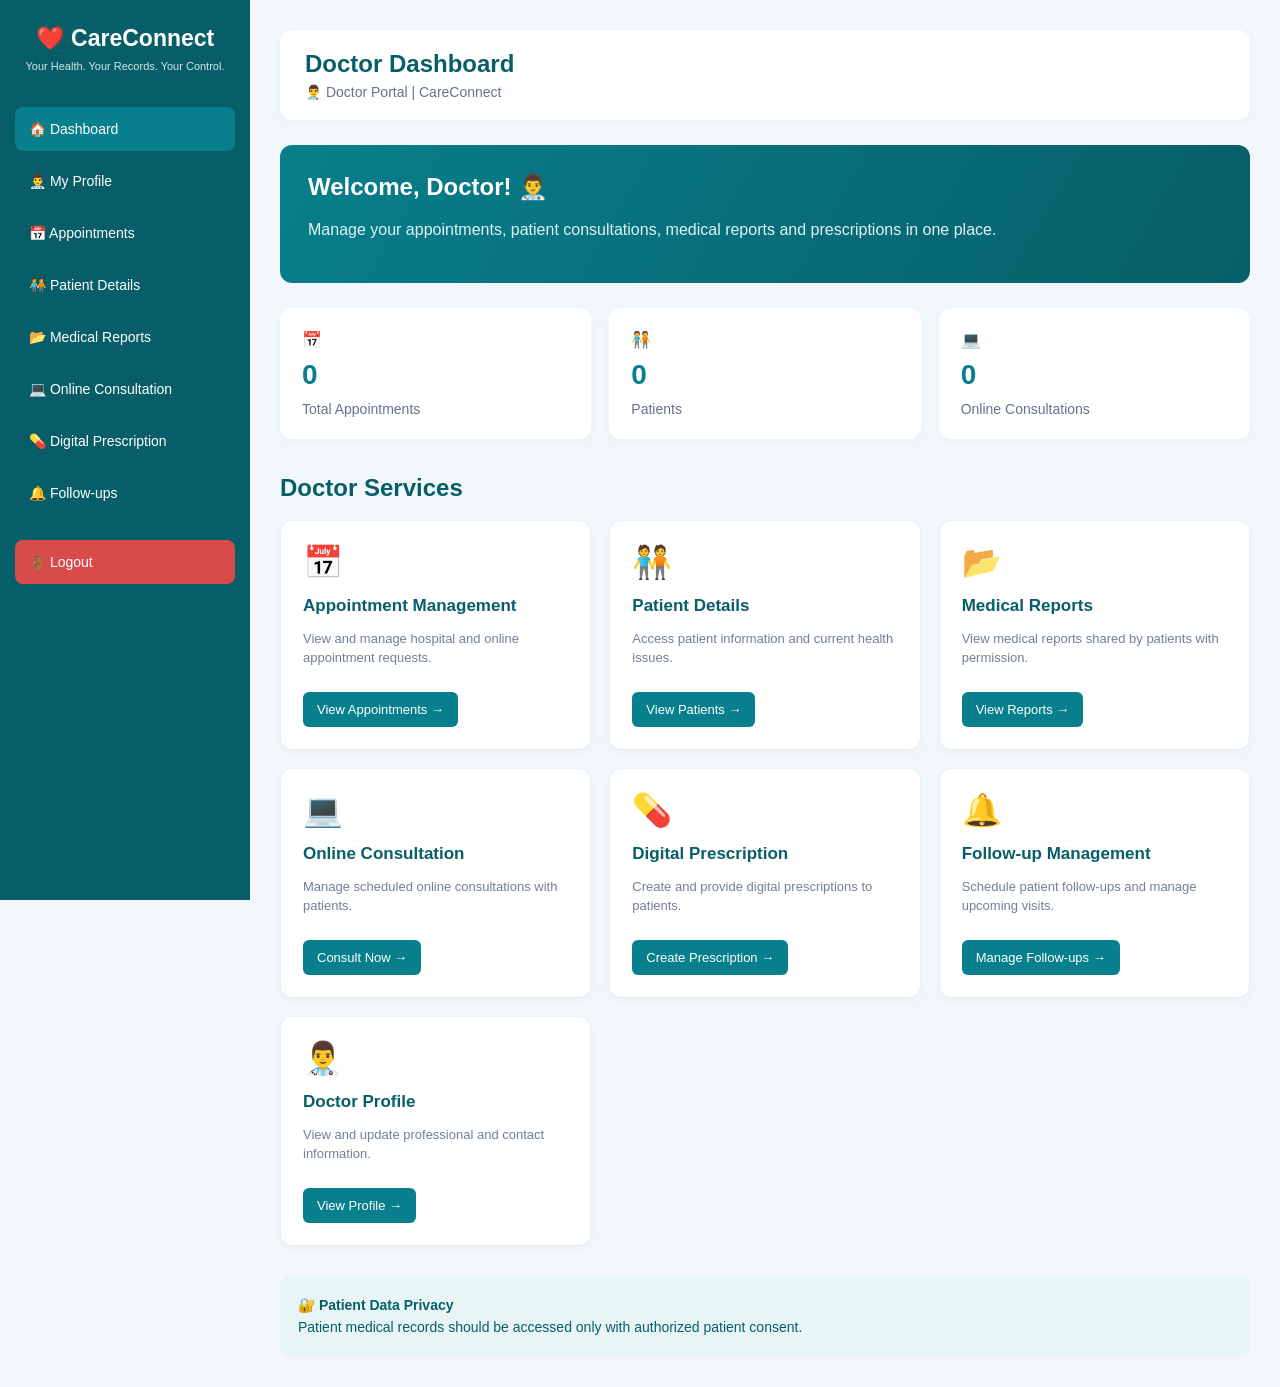
<file: careconnect/doctor_profile.html>
<!DOCTYPE html>
<html>
<head>
    <title>CareConnect - Doctor Dashboard</title>
<meta charset="UTF-8">
    <style>
        * {
            box-sizing: border-box;
        }

        body {
            margin: 0;
            font-family: Arial, sans-serif;
            background: #f2f7fb;
            color: #263746;
        }

        .sidebar {
            width: 250px;
            height: 100vh;
            background: #075e68;
            color: white;
            position: fixed;
            top: 0;
            left: 0;
            padding: 25px 15px;
        }

        .logo {
            text-align: center;
            font-size: 23px;
            font-weight: bold;
            margin-bottom: 8px;
        }

        .tagline {
            text-align: center;
            font-size: 11px;
            color: #d1e8eb;
            margin-bottom: 35px;
        }

        .sidebar a {
            display: block;
            color: white;
            text-decoration: none;
            padding: 14px;
            margin: 8px 0;
            border-radius: 8px;
            font-size: 14px;
        }

        .sidebar a:hover,
        .sidebar a.active {
            background: #087f8c;
        }

        .main {
            margin-left: 250px;
            padding: 30px;
        }

        .topbar {
            display: flex;
            justify-content: space-between;
            align-items: center;
            background: white;
            padding: 20px 25px;
            border-radius: 12px;
            box-shadow: 0 3px 10px #00000008;
            flex-wrap: wrap;
            gap: 10px;
        }

        .topbar h2 {
            margin: 0;
            color: #075e68;
        }

        .doctor-info {
            color: #64748b;
            font-size: 14px;
            margin-top: 6px;
        }

        .welcome {
            margin-top: 25px;
            background: linear-gradient(120deg, #087f8c, #075e68);
            color: white;
            padding: 28px;
            border-radius: 12px;
        }

        .welcome h2 {
            margin-top: 0;
        }

        .welcome p {
            color: #e0f4f5;
        }

        .stats {
            display: grid;
            grid-template-columns: repeat(3, 1fr);
            gap: 18px;
            margin-top: 25px;
        }

        .stat-card {
            background: white;
            padding: 22px;
            border-radius: 12px;
            box-shadow: 0 3px 10px #00000008;
        }

        .stat-card h3 {
            color: #087f8c;
            font-size: 28px;
            margin: 10px 0;
        }

        .stat-card p {
            color: #64748b;
            margin: 0;
            font-size: 14px;
        }

        .section-title {
            color: #075e68;
            margin-top: 35px;
            margin-bottom: 18px;
        }

        .modules {
            display: grid;
            grid-template-columns: repeat(3, 1fr);
            gap: 18px;
        }

        .module-card {
            background: white;
            padding: 22px;
            border-radius: 12px;
            box-shadow: 0 3px 10px #00000008;
            transition: 0.2s;
            border: 1px solid #e8eef2;
        }

        .module-card:hover {
            transform: translateY(-4px);
            box-shadow: 0 6px 15px #00000012;
        }

        .module-icon {
            font-size: 32px;
        }

        .module-card h3 {
            color: #075e68;
            font-size: 17px;
            margin: 15px 0 8px;
        }

        .module-card p {
            color: #718096;
            font-size: 13px;
            line-height: 1.5;
            min-height: 40px;
        }

        .module-card a {
            display: inline-block;
            margin-top: 10px;
            text-decoration: none;
            background: #087f8c;
            color: white;
            padding: 10px 14px;
            border-radius: 6px;
            font-size: 13px;
        }

        .module-card a:hover {
            background: #075e68;
        }

        .privacy {
            background: #e8f5f7;
            color: #075e68;
            padding: 18px;
            border-radius: 10px;
            margin-top: 30px;
            font-size: 14px;
            line-height: 1.6;
        }

        .logout {
            background: #d94b4b !important;
            margin-top: 25px !important;
        }

        .logout:hover {
            background: #b83232 !important;
        }

        @media(max-width: 1000px) {
            .modules {
                grid-template-columns: repeat(2, 1fr);
            }

            .stats {
                grid-template-columns: repeat(2, 1fr);
            }
        }

        @media(max-width: 700px) {
            .sidebar {
                width: 100%;
                height: auto;
                position: relative;
            }

            .main {
                margin-left: 0;
                padding: 15px;
            }

            .modules,
            .stats {
                grid-template-columns: 1fr;
            }
        }
        .emoji {
    font-family: "Segoe UI Emoji", "Apple Color Emoji", sans-serif;
}
    </style>
</head>

<body>

<!-- Sidebar -->

<div class="sidebar">

    <div class="logo">❤️ CareConnect</div>

    <div class="tagline">
        Your Health. Your Records. Your Control.
    </div>

    <a href="doctor_profile.html" class="active">
        🏠 Dashboard
    </a>

    <a href="docprofile.html">
        👨‍⚕️ My Profile
    </a>

    <a href="doctor_appointments.php">
        📅 Appointments
    </a>

    <a href="doctor_patients.php">
        🧑‍🤝‍🧑 Patient Details
    </a>

    <a href="doctor_reports.html">
        📂 Medical Reports
    </a>

    <a href="doctor_online_consultation.php">
        💻 Online Consultation
    </a>

    <a href="doctor_prescription.html">
        💊 Digital Prescription
    </a>

    <a href="doctor_followup.html">
        🔔 Follow-ups
    </a>

    <a href="index.html" class="logout">
        🚪 Logout
    </a>

</div>

<!-- Main Dashboard -->

<div class="main">

    <div class="topbar">

        <div>
            <h2>Doctor Dashboard</h2>
            <div class="doctor-info">
                👨‍⚕️ Doctor Portal | CareConnect
            </div>
        </div>

        

    </div>

    <!-- Welcome -->

    <div class="welcome">

        <h2>Welcome, Doctor! 👨‍⚕️</h2>

        <p>
            Manage your appointments, patient consultations,
            medical reports and prescriptions in one place.
        </p>

    </div>

    <!-- Statistics -->

    <div class="stats">

        <div class="stat-card">
            <div>📅</div>
            <h3>0</h3>
            <p>Total Appointments</p>
        </div>

        <div class="stat-card">
            <div>🧑‍🤝‍🧑</div>
            <h3>0</h3>
            <p>Patients</p>
        </div>

        <div class="stat-card">
            <div>💻</div>
            <h3>0</h3>
            <p>Online Consultations</p>
        </div>

    </div>

    <!-- Modules -->

    <h2 class="section-title">Doctor Services</h2>

    <div class="modules">

        <div class="module-card">
            <div class="module-icon">📅</div>
            <h3>Appointment Management</h3>
            <p>
                View and manage hospital and online appointment requests.
            </p>
            <a href="doctor_appointments.php">
                View Appointments →
            </a>
        </div>

        <div class="module-card">
            <div class="module-icon">🧑‍🤝‍🧑</div>
            <h3>Patient Details</h3>
            <p>
                Access patient information and current health issues.
            </p>
            <a href="doctor_patients.php">
                View Patients →
            </a>
        </div>

        <div class="module-card">
            <div class="module-icon">📂</div>
            <h3>Medical Reports</h3>
            <p>
                View medical reports shared by patients with permission.
            </p>
            <a href="doctor_reports.html">
                View Reports →
            </a>
        </div>

        <div class="module-card">
            <div class="module-icon">💻</div>
            <h3>Online Consultation</h3>
            <p>
                Manage scheduled online consultations with patients.
            </p>
            <a href="doctor_online_consultation.php
             ">
                Consult Now →
            </a>
        </div>

        <div class="module-card">
            <div class="module-icon">💊</div>
            <h3>Digital Prescription</h3>
            <p>
                Create and provide digital prescriptions to patients.
            </p>
            <a href="doctor_prescription.php">
                Create Prescription →
            </a>
        </div>

        <div class="module-card">
            <div class="module-icon">🔔</div>
            <h3>Follow-up Management</h3>
            <p>
                Schedule patient follow-ups and manage upcoming visits.
            </p>
            <a href="doctor_followup.html">
                Manage Follow-ups →
            </a>
        </div>

        <div class="module-card">
            <div class="module-icon">👨‍⚕️</div>
            <h3>Doctor Profile</h3>
            <p>
                View and update professional and contact information.
            </p>
            <a href="docprofile.html">
                View Profile →
            </a>
        </div>

    </div>

    <!-- Privacy -->

    <div class="privacy">
        🔐 <b>Patient Data Privacy</b><br>
        Patient medical records should be accessed only
        with authorized patient consent.
    </div>

</div>

</body>
</html>
</file>
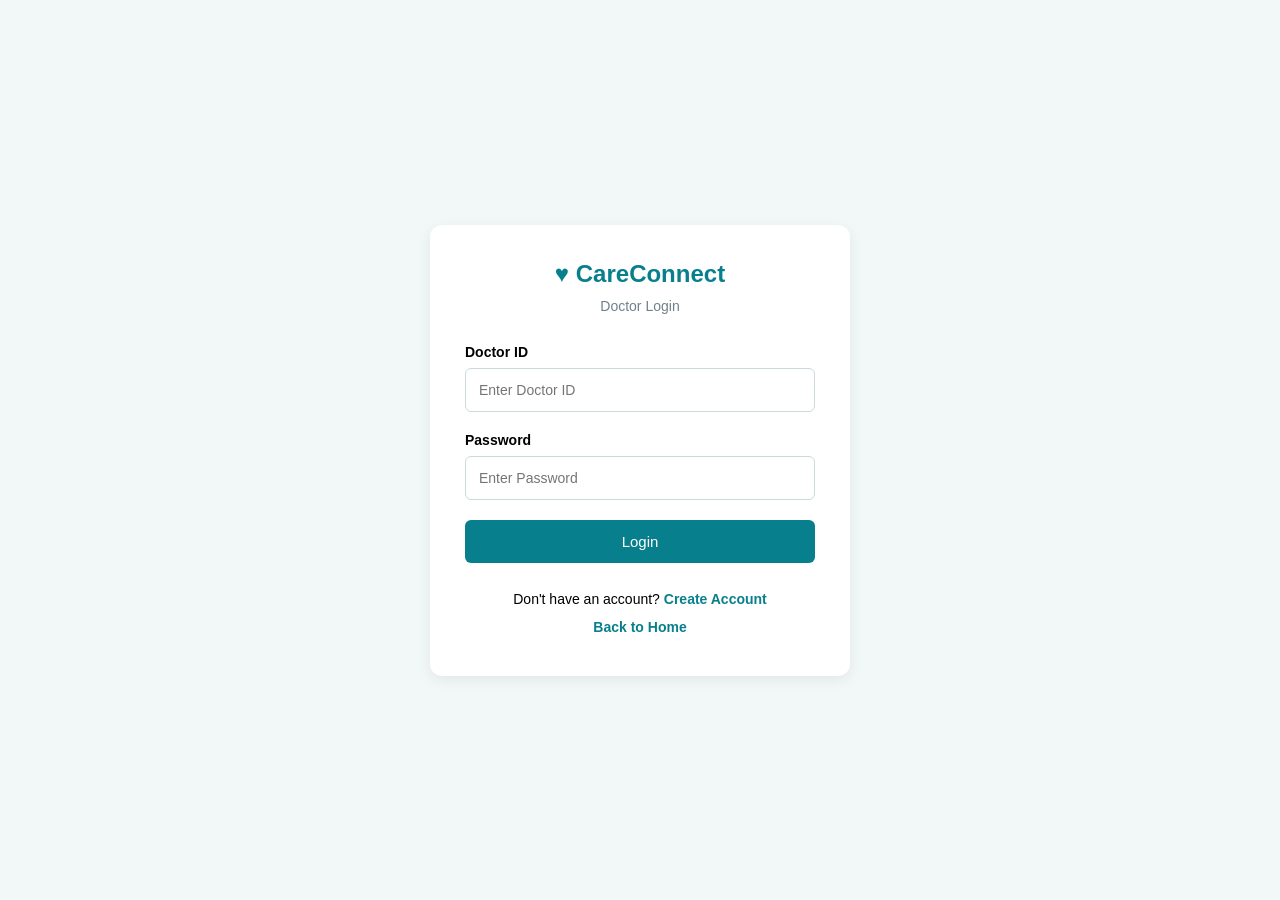
<file: careconnect/doctorlogin.html>
<!DOCTYPE html>
<html lang="en">
<head>
<meta charset="UTF-8">
<meta name="viewport" content="width=device-width, initial-scale=1.0">

<title>CareConnect - Doctor Login</title>

<style>
* {
    margin: 0;
    padding: 0;
    box-sizing: border-box;
    font-family: Arial, sans-serif;
}

body {
    background: #f2f7f8;
    display: flex;
    justify-content: center;
    align-items: center;
    min-height: 100vh;
    padding: 20px;
}

.container {
    background: white;
    width: 100%;
    max-width: 420px;
    padding: 35px;
    border-radius: 12px;
    box-shadow: 0 4px 15px #00000012;
}

h2 {
    text-align: center;
    color: #087f8c;
    margin-bottom: 10px;
}

.subtitle {
    text-align: center;
    color: #71818a;
    font-size: 14px;
    margin-bottom: 30px;
}

.form-group {
    margin-bottom: 20px;
}

label {
    display: block;
    margin-bottom: 8px;
    font-weight: 600;
    font-size: 14px;
}

input {
    width: 100%;
    padding: 13px;
    border: 1px solid #ccdadd;
    border-radius: 6px;
    font-size: 14px;
    outline: none;
}

input:focus {
    border-color: #087f8c;
}

button {
    width: 100%;
    background: #087f8c;
    color: white;
    padding: 13px;
    border: none;
    border-radius: 6px;
    font-size: 15px;
    cursor: pointer;
}

button:hover {
    background: #05636e;
}

.links {
    text-align: center;
    margin-top: 22px;
    font-size: 14px;
    line-height: 2;
}

a {
    color: #087f8c;
    text-decoration: none;
    font-weight: bold;
}

</style>
</head>

<body>

<div class="container">

    <h2>♥ CareConnect</h2>
    <p class="subtitle">Doctor Login</p>

    <form action="doctorlogin.php" method="POST">

        <div class="form-group">
            <label>Doctor ID</label>
            <input type="text"
                   name="doctor_id"
                   placeholder="Enter Doctor ID"
                   required>
        </div>

        <div class="form-group">
            <label>Password</label>
            <input type="password"
                   name="password"
                   placeholder="Enter Password"
                   required>
        </div>

        <button type="submit">Login</button>

    </form>

    <div class="links">
        Don't have an account?
        <a href="doctorsignup.html">Create Account</a>
        <br>
        <a href="index.html">Back to Home</a>
    </div>

</div>

</body>
</html>
</file>
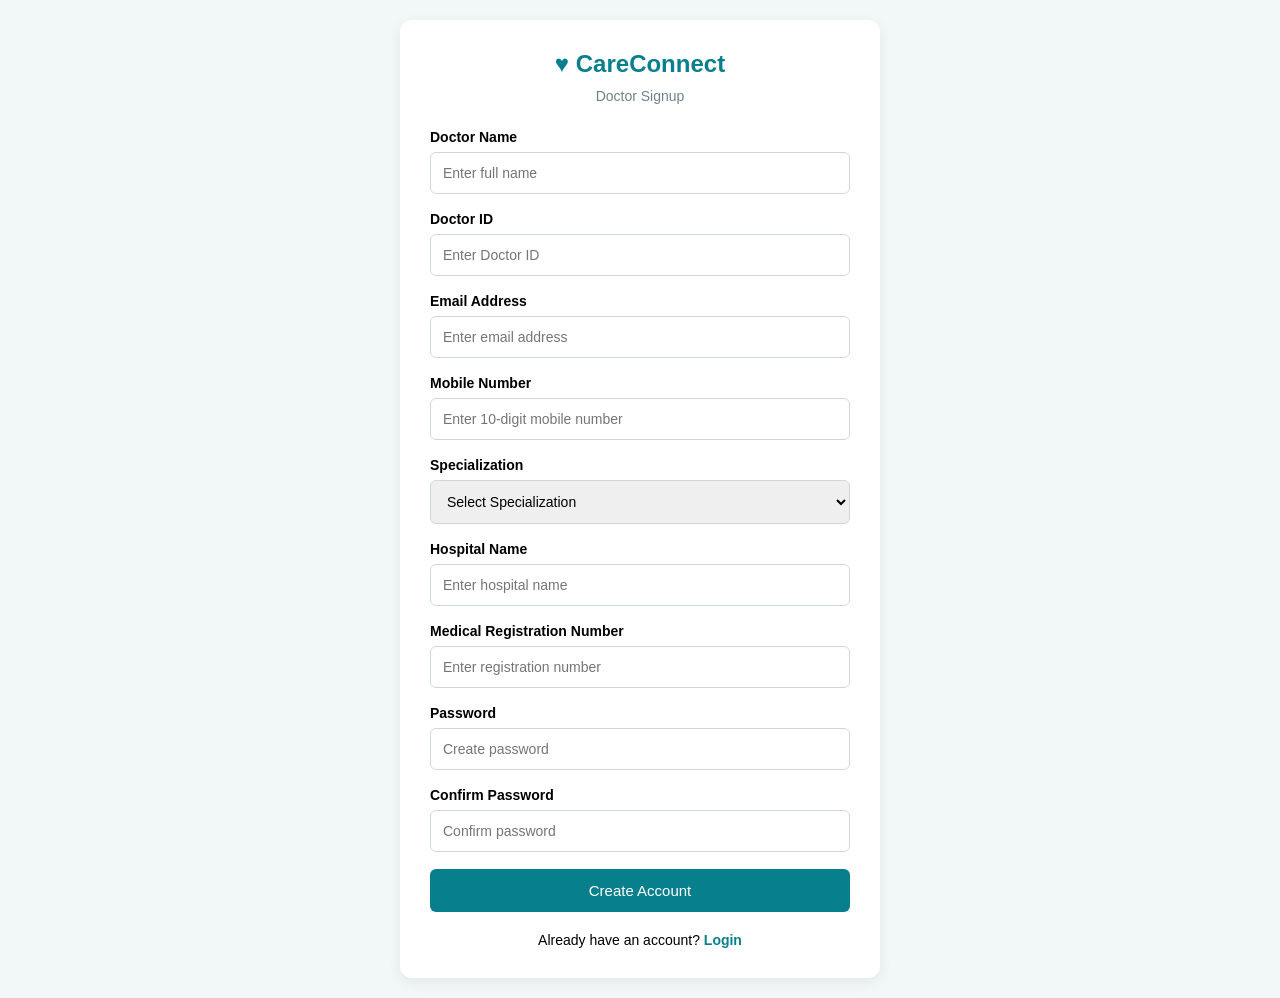
<file: careconnect/doctorsignup.html>
<!DOCTYPE html>
<html lang="en">
<head>
<meta charset="UTF-8">
<meta name="viewport" content="width=device-width, initial-scale=1.0">

<title>CareConnect - Doctor Signup</title>

<style>
* {
    margin: 0;
    padding: 0;
    box-sizing: border-box;
    font-family: Arial, sans-serif;
}

body {
    background: #f2f7f8;
    display: flex;
    justify-content: center;
    align-items: center;
    min-height: 100vh;
    padding: 20px;
}

.container {
    background: white;
    width: 100%;
    max-width: 480px;
    padding: 30px;
    border-radius: 12px;
    box-shadow: 0 4px 15px #00000012;
}

h2 {
    text-align: center;
    color: #087f8c;
    margin-bottom: 10px;
}

.subtitle {
    text-align: center;
    color: #71818a;
    font-size: 14px;
    margin-bottom: 25px;
}

.form-group {
    margin-bottom: 17px;
}

label {
    display: block;
    margin-bottom: 7px;
    font-size: 14px;
    font-weight: 600;
}

input, select {
    width: 100%;
    padding: 12px;
    border: 1px solid #ccdadd;
    border-radius: 6px;
    font-size: 14px;
    outline: none;
}

input:focus, select:focus {
    border-color: #087f8c;
}

button {
    width: 100%;
    background: #087f8c;
    color: white;
    padding: 13px;
    border: none;
    border-radius: 6px;
    font-size: 15px;
    cursor: pointer;
}

button:hover {
    background: #05636e;
}

.login-link {
    text-align: center;
    margin-top: 20px;
    font-size: 14px;
}

.login-link a {
    color: #087f8c;
    text-decoration: none;
    font-weight: bold;
}
</style>
</head>

<body>

<div class="container">

    <h2>♥ CareConnect</h2>
    <p class="subtitle">Doctor Signup</p>

    <form action="doctorsignup.php" method="POST">

        <div class="form-group">
            <label>Doctor Name</label>
            <input type="text" name="doctor_name"
                   placeholder="Enter full name" required>
        </div>

        <div class="form-group">
            <label>Doctor ID</label>
            <input type="text" name="doctor_id"
                   placeholder="Enter Doctor ID" required>
        </div>

        <div class="form-group">
            <label>Email Address</label>
            <input type="email" name="email"
                   placeholder="Enter email address" required>
        </div>

        <div class="form-group">
            <label>Mobile Number</label>
            <input type="tel" name="mobile"
                   pattern="[0-9]{10}"
                   maxlength="10"
                   placeholder="Enter 10-digit mobile number"
                   required>
        </div>

        <div class="form-group">
            <label>Specialization</label>
            <select name="specialization" required>
                <option value="">Select Specialization</option>
                <option>General Medicine</option>
                <option>Cardiology</option>
                <option>Dermatology</option>
                <option>Orthopedics</option>
                <option>Neurology</option>
                <option>Pediatrics</option>
                <option>Gynecology</option>
            </select>
        </div>

        <div class="form-group">
            <label>Hospital Name</label>
            <input type="text" name="hospital"
                   placeholder="Enter hospital name" required>
        </div>

        <div class="form-group">
            <label>Medical Registration Number</label>
            <input type="text" name="registration_no"
                   placeholder="Enter registration number" required>
        </div>

        <div class="form-group">
            <label>Password</label>
            <input type="password" name="password"
                   placeholder="Create password"
                   minlength="8" required>
        </div>

        <div class="form-group">
            <label>Confirm Password</label>
            <input type="password" name="confirm_password"
                   placeholder="Confirm password"
                   minlength="8" required>
        </div>

        <button type="submit">Create Account</button>

    </form>

    <div class="login-link">
        Already have an account?
        <a href="doctorlogin.html">Login</a>
    </div>

</div>

</body>
</html>
</file>
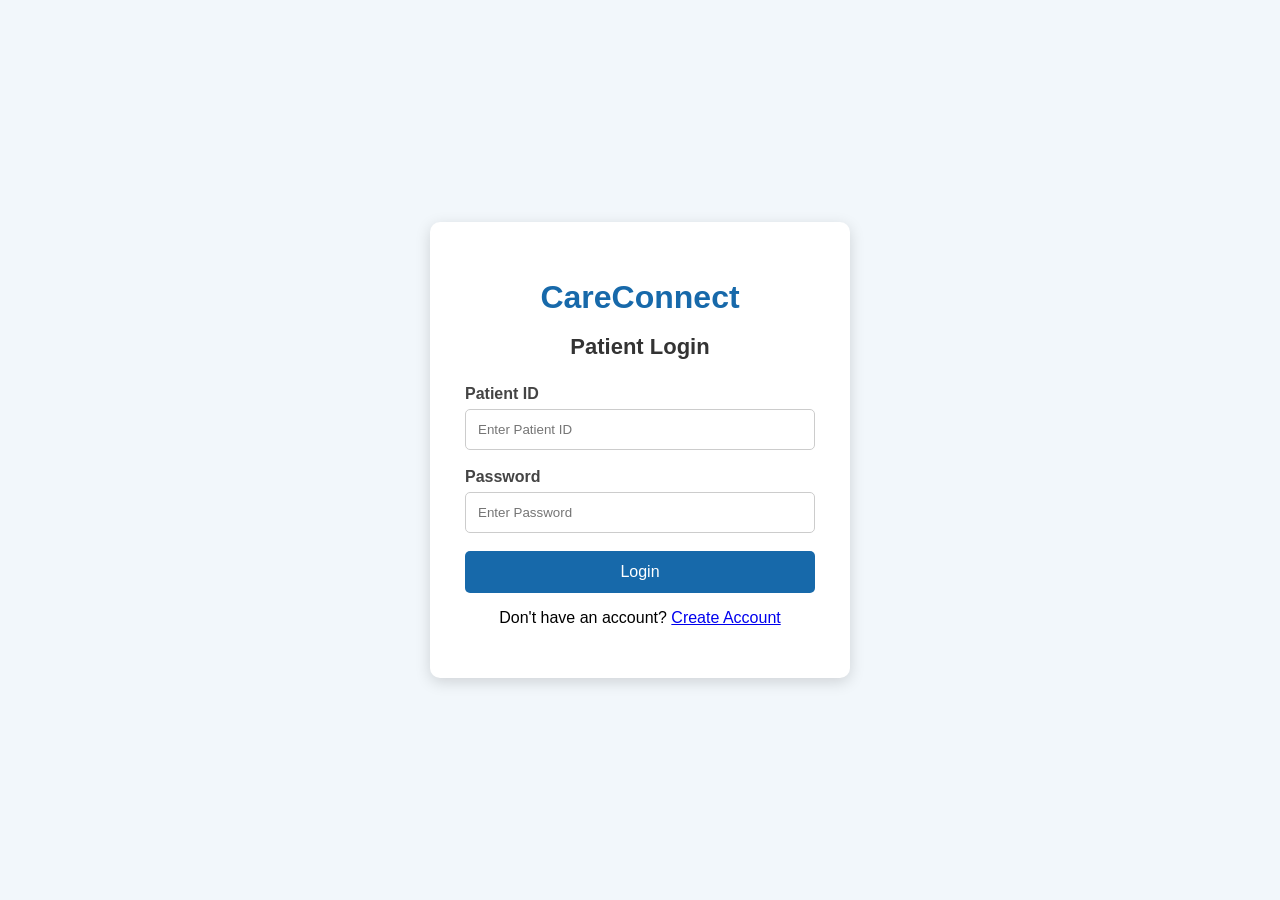
<file: careconnect/login.html>
<!DOCTYPE html>
<html>
<head>
    <title>CareConnect - Patient Login</title>

    <style>
        body {
            font-family: Arial, sans-serif;
            background-color: #f2f7fb;
            display: flex;
            justify-content: center;
            align-items: center;
            height: 100vh;
            margin: 0;
        }

        .login-box {
            background-color: white;
            width: 350px;
            padding: 35px;
            border-radius: 10px;
            box-shadow: 0 4px 15px rgba(0, 0, 0, 0.15);
            text-align: center;
        }

        h1 {
            color: #1769aa;
            margin-bottom: 5px;
        }

        h2 {
            color: #333;
            font-size: 22px;
            margin-bottom: 25px;
        }

        label {
            display: block;
            text-align: left;
            margin-bottom: 6px;
            font-weight: bold;
            color: #444;
        }

        input {
            width: 100%;
            padding: 12px;
            margin-bottom: 18px;
            border: 1px solid #ccc;
            border-radius: 5px;
            box-sizing: border-box;
        }

        button {
            width: 100%;
            padding: 12px;
            background-color: #1769aa;
            color: white;
            border: none;
            border-radius: 5px;
            font-size: 16px;
            cursor: pointer;
        }

        button:hover {
            background-color: #0d4f82;
        }

        .footer {
            margin-top: 20px;
            font-size: 13px;
            color: #777;
        }
    </style>
</head>

<body>

    <div class="login-box">

        <h1>CareConnect</h1>

        <h2>Patient Login</h2>

        <!-- Login Form -->
        <form action="login.php" method="POST">

            <label>Patient ID</label>

            <input
                type="text"
                name="patient_id"
                placeholder="Enter Patient ID"
                required
            >

            <label>Password</label>

            <input
                type="password"
                name="password"
                placeholder="Enter Password"
                required
            >

            <button type="submit">Login</button>

        </form>

        <div class="links">

 

    <p>
        Don't have an account?
        <a href="signup.html">Create Account</a>
    </p>

</div>

    </div>

</body>
</html>
</file>
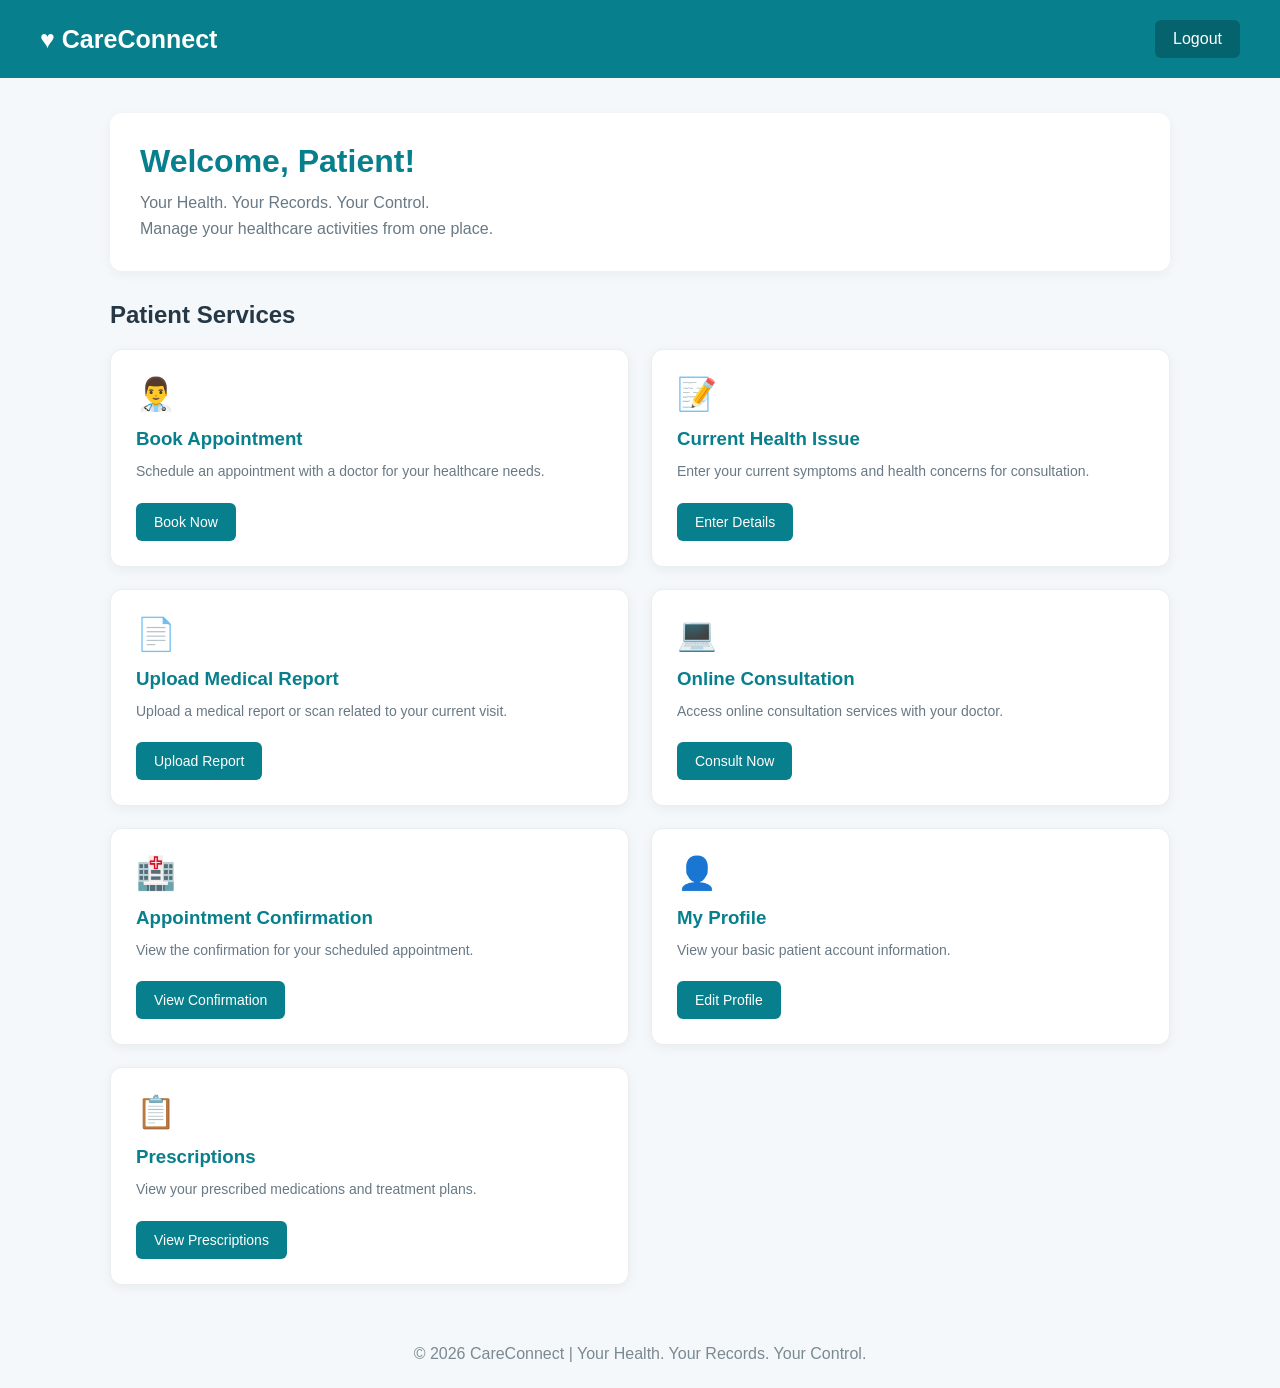
<file: careconnect/patient.html>
<!DOCTYPE html>
<html lang="en">
<head>
<meta charset="UTF-8">
<meta name="viewport" content="width=device-width, initial-scale=1.0">
<title>CareConnect - Patient Dashboard</title>

<style>
* {
    margin: 0;
    padding: 0;
    box-sizing: border-box;
    font-family: Arial, sans-serif;
}

body {
    background: #f4f8fa;
    color: #263746;
}

/* Header */
header {
    background: #087f8c;
    color: white;
    padding: 20px 40px;
    display: flex;
    justify-content: space-between;
    align-items: center;
}

header h2 {
    font-size: 25px;
}

header a {
    color: white;
    text-decoration: none;
    background: #05636e;
    padding: 10px 18px;
    border-radius: 6px;
}

/* Main */
.container {
    max-width: 1100px;
    margin: 35px auto;
    padding: 0 20px;
}

.welcome {
    background: white;
    padding: 30px;
    border-radius: 12px;
    box-shadow: 0 3px 12px #0000000d;
    margin-bottom: 30px;
}

.welcome h1 {
    color: #087f8c;
    margin-bottom: 10px;
}

.welcome p {
    color: #687985;
    line-height: 1.6;
}

/* Cards */
.section-title {
    margin-bottom: 20px;
}

.cards {
    display: grid;
    grid-template-columns: repeat(2, 1fr);
    gap: 22px;
}

.card {
    background: white;
    padding: 25px;
    border-radius: 12px;
    box-shadow: 0 3px 12px #0000000d;
    border: 1px solid #e7eff1;
    transition: 0.3s;
}

.card:hover {
    transform: translateY(-4px);
    box-shadow: 0 6px 18px #00000012;
}

.card .emoji {
    font-size: 32px;
    margin-bottom: 15px;
}

.card h3 {
    margin-bottom: 10px;
    color: #087f8c;
}

.card p {
    color: #687985;
    font-size: 14px;
    line-height: 1.6;
    margin-bottom: 20px;
}

button {
    background: #087f8c;
    color: white;
    border: none;
    padding: 11px 18px;
    border-radius: 6px;
    cursor: pointer;
    font-size: 14px;
}

button:hover {
    background: #05636e;
}

/* Footer */
footer {
    text-align: center;
    padding: 25px;
    color: #7b8992;
    margin-top: 35px;
}

@media(max-width: 650px) {
    .cards {
        grid-template-columns: 1fr;
    }

    header {
        padding: 18px;
    }

    .container {
        margin-top: 20px;
    }
}
</style>
</head>

<body>

<header>
    <h2>♥ CareConnect</h2>
    <a href="index.html">Logout</a>
</header>

<div class="container">

    <div class="welcome">
        <h1>Welcome, Patient!</h1>
        <p>
            Your Health. Your Records. Your Control.<br>
            Manage your healthcare activities from one place.
        </p>
    </div>

    <h2 class="section-title">Patient Services</h2>

    <div class="cards">

        <div class="card">
            <div class="emoji">👨‍⚕️</div>
            <h3>Book Appointment</h3>
            <p>Schedule an appointment with a doctor for your healthcare needs.</p>
            <button onclick="location.href='appointment.php'">
    Book Now
</button>
        </div>

        <div class="card">
            <div class="emoji">📝</div>
            <h3>Current Health Issue</h3>
            <p>Enter your current symptoms and health concerns for consultation.</p>
            <button onclick="location.href='healthissue.php'">
                Enter Details
            </button>
        </div>

        <div class="card">
            <div class="emoji">📄</div>
            <h3>Upload Medical Report</h3>
            <p>Upload a medical report or scan related to your current visit.</p>
            <button onclick="window.location.href='upload_report.html'">
    Upload Report
</button>
        </div>

        <div class="card">
            <div class="emoji">💻</div>
            <h3>Online Consultation</h3>
            <p>Access online consultation services with your doctor.</p>
            <button onclick="window.location.href='online_consultation.php'">
    Consult Now
</button>
        </div>

        <div class="card">
            <div class="emoji">🏥</div>
            <h3>Appointment Confirmation</h3>
            <p>View the confirmation for your scheduled appointment.</p>
            <button onclick="window.location.href='confirmation.html'">
    View Confirmation
</button>
        </div>

        <div class="card">
            <div class="emoji">👤</div>
            <h3>My Profile</h3>
            <p>View your basic patient account information.</p>
            <button onclick="window.location.href='edit_profile.html'">
    Edit Profile
</button>
        </div>
        <div class="card">
            <div class="emoji">📋</div>
            <h3>Prescriptions</h3>
            <p>View your prescribed medications and treatment plans.</p>
            <button onclick="window.location.href='prescriptions.php'">
    View Prescriptions
</button>
        </div>

    </div>
</div>

<footer>
    © 2026 CareConnect | Your Health. Your Records. Your Control.
</footer>

</body>
</html>
</file>
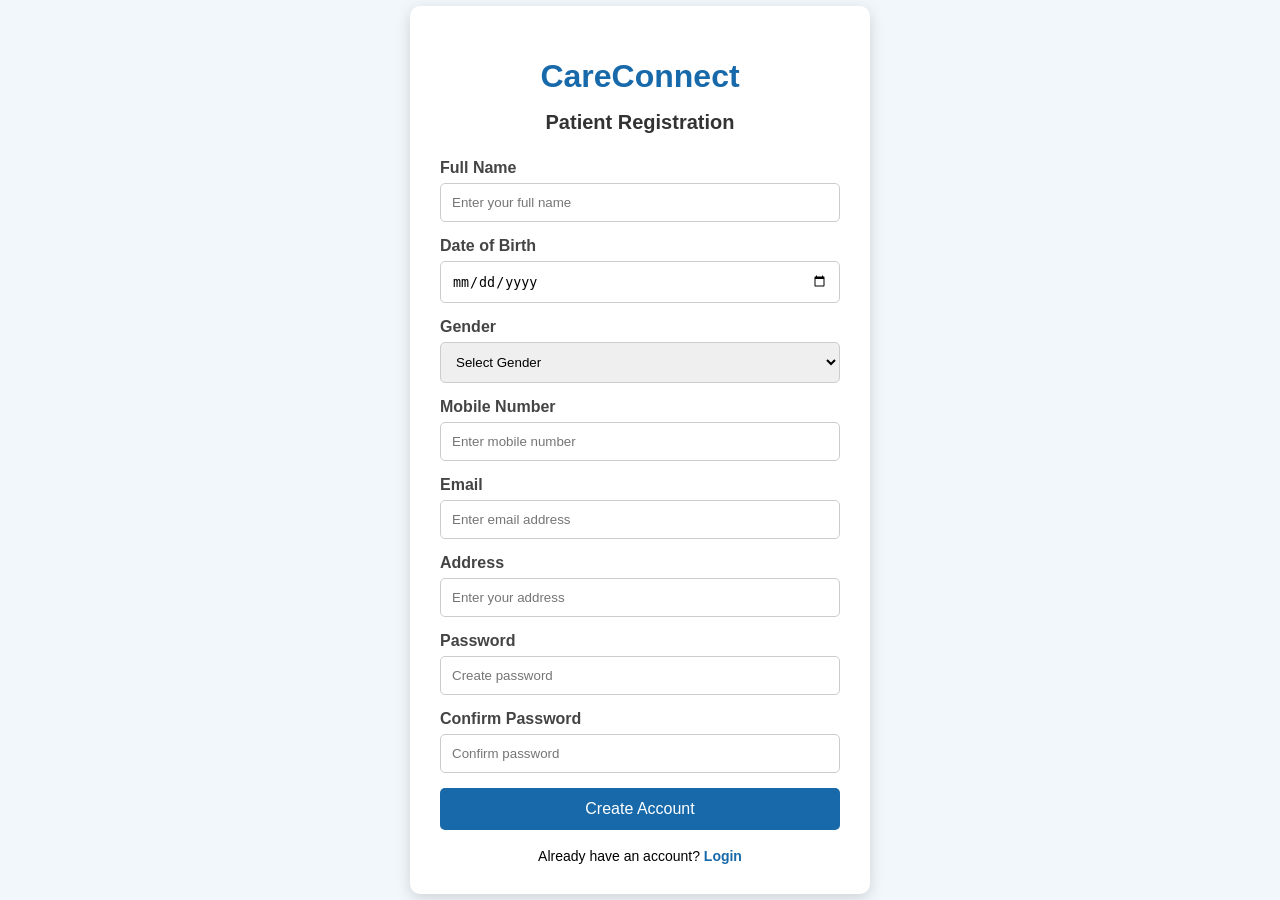
<file: careconnect/signup.html>
<!DOCTYPE html>
<html>
<head>
    <title>CareConnect - Patient Registration</title>

    <style>
        body {
            font-family: Arial, sans-serif;
            background-color: #f2f7fb;
            display: flex;
            justify-content: center;
            align-items: center;
            min-height: 100vh;
            margin: 0;
        }

        .signup-box {
            background-color: white;
            width: 400px;
            padding: 30px;
            border-radius: 10px;
            box-shadow: 0 4px 15px rgba(0, 0, 0, 0.15);
        }

        h1 {
            text-align: center;
            color: #1769aa;
            margin-bottom: 5px;
        }

        h2 {
            text-align: center;
            color: #333;
            font-size: 20px;
            margin-bottom: 25px;
        }

        label {
            display: block;
            margin-bottom: 6px;
            font-weight: bold;
            color: #444;
        }

        input,
        select {
            width: 100%;
            padding: 11px;
            margin-bottom: 15px;
            border: 1px solid #ccc;
            border-radius: 5px;
            box-sizing: border-box;
        }

        button {
            width: 100%;
            padding: 12px;
            background-color: #1769aa;
            color: white;
            border: none;
            border-radius: 5px;
            font-size: 16px;
            cursor: pointer;
        }

        button:hover {
            background-color: #0d4f82;
        }

        .login-link {
            text-align: center;
            margin-top: 18px;
            font-size: 14px;
        }

        .login-link a {
            color: #1769aa;
            text-decoration: none;
            font-weight: bold;
        }
    </style>
</head>

<body>

<div class="signup-box">

    <h1>CareConnect</h1>
    <h2>Patient Registration</h2>

    <form action="signup.php" method="POST">

        <label>Full Name</label>
        <input type="text"
               name="full_name"
               placeholder="Enter your full name"
               required>

        <label>Date of Birth</label>
        <input type="date"
               name="date_of_birth"
               required>

        <label>Gender</label>
        <select name="gender" required>
            <option value="">Select Gender</option>
            <option value="Male">Male</option>
            <option value="Female">Female</option>
            <option value="Other">Other</option>
        </select>

        <label>Mobile Number</label>
        <input type="tel"
               name="mobile"
               placeholder="Enter mobile number"
               required>

        <label>Email</label>
        <input type="email"
               name="email"
               placeholder="Enter email address">

        <label>Address</label>
        <input type="text"
               name="address"
               placeholder="Enter your address">

        <label>Password</label>
        <input type="password"
               name="password"
               placeholder="Create password"
               required>

        <label>Confirm Password</label>
        <input type="password"
               name="confirm_password"
               placeholder="Confirm password"
               required>

        <button type="submit">Create Account</button>

    </form>

    <div class="login-link">
        Already have an account?
        <a href="login.html">Login</a>
    </div>

</div>

</body>
</html>
</file>
<file: careconnect/style.css>
body{
            background-image: url("https://thumbs.dreamstime.com/b/healthcare-technology-doctor-using-digital-tablet-icon-medical-network-hospital-background-162019727.jpg");
            background-size: cover;
            background-position: full ;
            background-repeat: no-repeat;
    }
    .buttons {
    margin-top: 100px;
    display: flex;
    justify-content: center;
    gap: 20px;
}

button {
    padding: 15px 30px;
    border-radius: 30px;
    font-size: 16px;
    font-weight: bold;
    cursor: pointer;
    transition: 0.3s;
}

/* Login Button */
.login-btn {
    background: white;
    color: #1664d9;
    border: 2px solid #1664d9;
}

.login-btn:hover {
    background: #1664d9;
    color: white;
    transform: translateY(-3px);
    box-shadow: 0 8px 20px rgba(22, 100, 217, 0.3);
}
.doctor-login-btn {
    background: white;
    color: #1664d9;
    border: 2px solid #1664d9;
}

.doctor-login-btn:hover {
    background: #1664d9;
    color: white;
    transform: translateY(-3px);
    box-shadow: 0 8px 20px rgba(22, 100, 217, 0.3);
}


.logo-title {
    font-size: 100px;
    margin-top:200px;
    text-align: center;
    font-weight: bold;
    color: #1664d9;
    letter-spacing: 2px;
}

.heart {
    color: #208bb9;
    margin-right: 10px;
}

.connect {
    color: #16a6a6;
}

.tagline {
    margin-top: 10px;
    text-align: center;
    font-size: 30px;
    color: #0c0a0a;
    letter-spacing: 0.5px;
}
</file>
